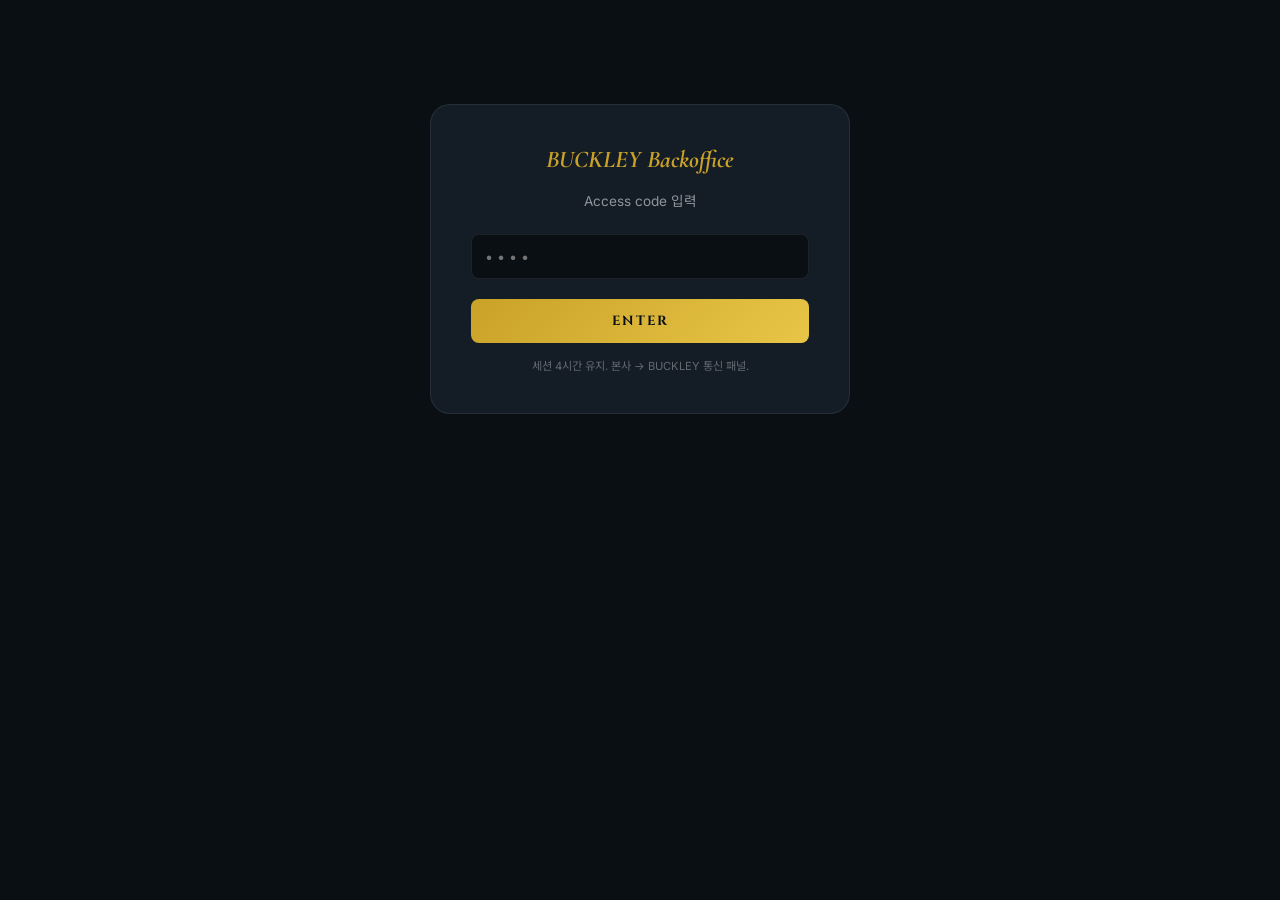
<file: backoffice/index.html>
<!DOCTYPE html>
<html lang="ko">
<head>
<meta charset="UTF-8">
<meta name="viewport" content="width=device-width,initial-scale=1">
<meta name="robots" content="noindex,nofollow">
<title>BUCKLEY · Backoffice</title>
<link rel="icon" type="image/svg+xml" href="/assets/icons/favicon.svg">
<link href="https://fonts.googleapis.com/css2?family=Cinzel:wght@500;700&family=Cormorant+Garamond:ital,wght@0,500;1,500&family=Inter:wght@400;500;700&family=Noto+Sans+KR:wght@400;500;700&display=swap" rel="stylesheet">
<style>
  * { margin:0; padding:0; box-sizing:border-box; }
  :root {
    --bg: #0a0f14;
    --bg-card: #141c26;
    --bg-elevated: #0f161d;
    --text: #f8fafc;
    --text-dim: rgba(248,250,252,.55);
    --text-muted: rgba(248,250,252,.35);
    --gold: #c9a227;
    --green: #22c55e;
    --yellow: #eab308;
    --red: #ef4444;
    --border: rgba(248,250,252,.08);
    --border-gold: rgba(201,162,39,.25);
  }
  body {
    font-family: 'Inter','Noto Sans KR',sans-serif;
    background: var(--bg);
    color: var(--text);
    min-height: 100vh;
    padding: 24px;
  }
  .wrap { max-width: 1200px; margin: 0 auto; }
  .top {
    display: flex; justify-content: space-between; align-items: center;
    padding-bottom: 20px;
    border-bottom: 1px solid var(--border);
    margin-bottom: 32px;
  }
  .brand {
    font-family: 'Cinzel', serif;
    font-weight: 700;
    color: var(--gold);
    letter-spacing: .25em;
    font-size: .95rem;
  }
  .lane {
    font-family: 'Cormorant Garamond', serif;
    font-style: italic;
    color: var(--text-dim);
    font-size: .9rem;
    margin-left: 12px;
  }
  .nav a {
    font-family: 'Cinzel', serif;
    font-size: .7rem;
    letter-spacing: .2em;
    color: var(--text-dim);
    text-decoration: none;
    margin-left: 20px;
  }
  .nav a:hover { color: var(--gold); }

  .gate {
    max-width: 420px; margin: 80px auto;
    padding: 40px;
    background: var(--bg-card);
    border: 1px solid var(--border);
    border-radius: 20px;
    text-align: center;
  }
  .gate h2 { font-family:'Cormorant Garamond',serif; font-style:italic; margin-bottom:16px; font-size:1.5rem; color:var(--gold); }
  .gate input {
    width: 100%; padding: 13px;
    background: var(--bg); border: 1px solid var(--border); border-radius: 8px;
    color: var(--text); font-family: inherit; font-size: .9rem; outline: none;
    margin: 8px 0;
  }
  .gate button {
    width: 100%; padding: 13px;
    background: linear-gradient(135deg, var(--gold), #e8c547);
    color: var(--bg); border: none; border-radius: 8px;
    font-family: 'Cinzel', serif; font-weight: 700; letter-spacing: .15em;
    cursor: pointer; margin-top: 12px;
  }
  .hidden { display: none !important; }

  .eyebrow {
    font-family:'Cinzel',serif;
    font-size:.7rem; letter-spacing:.3em;
    color:var(--gold);
    margin-bottom:8px;
  }
  h1.page-title {
    font-family:'Cormorant Garamond',serif;
    font-style: italic;
    font-size: 2.2rem;
    font-weight: 500;
    margin-bottom: 32px;
  }
  h1.page-title strong { color: var(--gold); font-weight: 700; font-style: normal; }

  .grid-stats {
    display: grid;
    grid-template-columns: repeat(auto-fit, minmax(220px, 1fr));
    gap: 14px;
    margin-bottom: 32px;
  }
  .stat-card {
    background: var(--bg-card);
    border: 1px solid var(--border);
    border-radius: 14px;
    padding: 22px;
  }
  .stat-card .label {
    font-family:'Cinzel',serif;
    font-size:.65rem; letter-spacing:.25em;
    color:var(--text-muted);
    margin-bottom:8px;
  }
  .stat-card .value {
    font-family:'Cormorant Garamond',serif;
    font-size: 2rem; font-weight: 500;
  }
  .stat-card .value em { color: var(--gold); font-style: italic; }
  .stat-card .foot { font-size: .75rem; color: var(--text-muted); margin-top: 4px; }

  .section {
    background: var(--bg-card);
    border: 1px solid var(--border);
    border-radius: 14px;
    padding: 26px;
    margin-bottom: 20px;
  }
  .section h2 {
    font-family:'Cinzel',serif;
    font-size:.78rem; letter-spacing:.3em;
    color: var(--gold);
    margin-bottom: 18px;
  }
  .row {
    display: flex; justify-content: space-between; align-items: center;
    padding: 12px 0;
    border-bottom: 1px solid var(--border);
    font-size: .88rem;
  }
  .row:last-child { border-bottom: none; }
  .pill {
    font-family:'Cinzel',serif;
    font-size: .6rem; letter-spacing: .2em;
    padding: 3px 9px;
    border-radius: 999px;
  }
  .pill.green  { background: rgba(34,197,94,.15);  color: var(--green); }
  .pill.yellow { background: rgba(234,179,8,.15);  color: var(--yellow); }
  .pill.red    { background: rgba(239,68,68,.15);  color: var(--red); }
  .pill.gold   { background: rgba(201,162,39,.15); color: var(--gold); }

  .empty {
    text-align: center;
    padding: 36px 20px;
    color: var(--text-muted);
    font-family: 'Cormorant Garamond', serif;
    font-style: italic;
    font-size: .9rem;
  }

  .notice-card {
    background: rgba(201,162,39,.04);
    border-left: 3px solid var(--gold);
    padding: 14px 18px;
    border-radius: 6px;
    margin-bottom: 10px;
  }
  .notice-card .title { font-weight: 600; margin-bottom: 4px; }
  .notice-card .meta { font-size: .72rem; color: var(--text-muted); margin-bottom: 6px; font-family: 'Cinzel', serif; letter-spacing: .12em; }
  .notice-card .content { font-size: .85rem; color: var(--text-dim); line-height: 1.6; }

  .actions {
    display: grid;
    grid-template-columns: repeat(auto-fit, minmax(180px, 1fr));
    gap: 12px;
  }
  .action-btn {
    padding: 16px;
    background: var(--bg);
    border: 1px solid var(--border);
    border-radius: 10px;
    color: var(--text);
    text-decoration: none;
    text-align: center;
    transition: all .2s;
    font-size: .85rem;
  }
  .action-btn:hover { border-color: var(--gold); transform: translateY(-2px); }
  .action-btn .icon { font-size: 1.3rem; display: block; margin-bottom: 6px; }
</style>
</head>
<body>
<div class="wrap">

  <div id="gate" class="gate">
    <h2>BUCKLEY Backoffice</h2>
    <p style="font-size:.85rem;color:var(--text-dim);margin-bottom:16px;">Access code 입력</p>
    <input type="password" id="accessCode" placeholder="• • • •" autofocus>
    <button onclick="enter()">ENTER</button>
    <p style="font-size:.7rem;color:var(--text-muted);margin-top:14px;">
      세션 4시간 유지. 본사 → BUCKLEY 통신 패널.
    </p>
  </div>

  <div id="dashboard" class="hidden">
    <div class="top">
      <div>
        <span class="brand">BUCKLEY</span>
        <span class="lane">Backoffice · HQ Channel</span>
      </div>
      <div class="nav">
        <a href="/">SITE</a>
        <a href="https://dtslib1979.github.io/dtslib-branch/" target="_blank">HQ</a>
        <a href="#" onclick="logout();return false;">LOGOUT</a>
      </div>
    </div>

    <div class="eyebrow">CELL · buckley</div>
    <h1 class="page-title">HQ <strong>directives</strong> & <em>reports</em>.</h1>

    <div class="grid-stats">
      <div class="stat-card">
        <div class="label">CELL STATUS</div>
        <div class="value" id="statCellStatus"><em>—</em></div>
        <div class="foot">.hq/manifest.json</div>
      </div>
      <div class="stat-card">
        <div class="label">LAST REPORT</div>
        <div class="value" id="statLastReport"><em>—</em></div>
        <div class="foot">매 격일 자동 보고</div>
      </div>
      <div class="stat-card">
        <div class="label">UNREAD NOTICES</div>
        <div class="value" id="statUnread"><em>0</em></div>
        <div class="foot">HQ 공지</div>
      </div>
      <div class="stat-card">
        <div class="label">PROTOCOL</div>
        <div class="value" id="statProtocol"><em>v3.0</em></div>
        <div class="foot">HQ 표준</div>
      </div>
    </div>

    <div class="section">
      <h2>📨 INBOX · HQ → BUCKLEY</h2>
      <div id="noticeList"><div class="empty">HQ 공지 로딩 중…</div></div>
    </div>

    <div class="section">
      <h2>📤 OUTBOX · BUCKLEY → HQ</h2>
      <div class="row">
        <div>최근 보고 (cell-report)</div>
        <div id="lastReportTime" style="font-family:'Cinzel',serif;font-size:.7rem;letter-spacing:.15em;color:var(--text-muted);">—</div>
      </div>
      <div class="row">
        <div>다음 정기 보고 예상</div>
        <div id="nextReport" style="font-family:'Cinzel',serif;font-size:.7rem;letter-spacing:.15em;color:var(--gold);">격일 09:00 KST</div>
      </div>
      <div class="row">
        <div>수동 보고 트리거</div>
        <div>
          <a href="https://github.com/dtslib1979/dtslib1979/buckleychang.com/actions/workflows/hq-upstream.yml" target="_blank"
             style="font-family:'Cinzel',serif;font-size:.65rem;letter-spacing:.2em;color:var(--gold);text-decoration:none;">
            GitHub Actions →
          </a>
        </div>
      </div>
    </div>

    <div class="section">
      <h2>⚡ QUICK ACTIONS</h2>
      <div class="actions">
        <a href="/" class="action-btn"><span class="icon">🌐</span>공개 사이트</a>
        <a href="https://github.com/dtslib1979/dtslib1979/buckleychang.com" target="_blank" class="action-btn"><span class="icon">📦</span>레포지토리</a>
        <a href="https://github.com/dtslib1979/dtslib1979/buckleychang.com/commits/main" target="_blank" class="action-btn"><span class="icon">📜</span>커밋 이력</a>
        <a href="https://github.com/dtslib1979/dtslib1979/buckleychang.com/actions" target="_blank" class="action-btn"><span class="icon">⚙️</span>워크플로우</a>
        <a href="https://dtslib1979.github.io/dtslib-branch/dimas/" target="_blank" class="action-btn"><span class="icon">🛡</span>본사 관제</a>
      </div>
    </div>

    <div class="section">
      <h2>🔗 SUBSCRIPTIONS · 구독 피드</h2>
      <div id="subsList"><div class="empty">로딩 중…</div></div>
    </div>

    <div class="section">
      <h2>📋 MANIFEST</h2>
      <pre id="manifestDump" style="font-family:'Courier New',monospace;font-size:.78rem;color:var(--text-dim);background:var(--bg);padding:14px;border-radius:8px;overflow-x:auto;line-height:1.5;">로딩 중…</pre>
    </div>

  </div>
</div>

<script>
  const LS_KEY = 'bo_buckley';
  const HQ_NOTICES_URL = 'https://dtslib1979.github.io/dtslib-branch/hq/notices/notices.json';
  const HQ_CATALOG_URL = 'https://dtslib1979.github.io/dtslib-branch/hq/catalog.json';
  const CELL_ID = 'buckley';

  function enter() {
    const code = document.getElementById('accessCode').value.trim();
    if (code !== '1126' && code !== CELL_ID) {
      alert('access code invalid.');
      return;
    }
    sessionStorage.setItem(LS_KEY, JSON.stringify({ ts: Date.now() }));
    show();
  }
  function logout() { sessionStorage.removeItem(LS_KEY); location.reload(); }

  async function loadManifest() {
    try {
      const r = await fetch('/.hq/manifest.json', { cache: 'no-store' });
      if (!r.ok) throw 0;
      const m = await r.json();
      document.getElementById('manifestDump').textContent = JSON.stringify(m, null, 2);
      document.getElementById('statCellStatus').innerHTML = '<em>● online</em>';
      document.getElementById('statProtocol').innerHTML = `<em>v${m.hqProtocolVersion || '?'}</em>`;
      if (m.lastReceived) {
        document.getElementById('statLastReport').innerHTML = `<em>${formatRelative(m.lastReceived)}</em>`;
        document.getElementById('lastReportTime').textContent = m.lastReceived;
      } else if (m.syncedAt) {
        document.getElementById('statLastReport').innerHTML = `<em>${formatRelative(m.syncedAt)}</em>`;
        document.getElementById('lastReportTime').textContent = m.syncedAt;
      }
    } catch (e) {
      document.getElementById('manifestDump').textContent = '.hq/manifest.json 없음 — 본사 부트스트랩 대기';
      document.getElementById('statCellStatus').innerHTML = '<em style="color:var(--yellow);">○ pending</em>';
    }
  }

  async function loadNotices() {
    try {
      const r = await fetch(HQ_NOTICES_URL, { cache: 'no-store' });
      const data = await r.json();
      const all = Array.isArray(data) ? data : (data.notices || []);
      const mine = all.filter(n =>
        !n.branches || n.branches.includes(CELL_ID) || n.branches.includes('*')
      );
      const dismissed = JSON.parse(localStorage.getItem('dismissed_notices_' + CELL_ID) || '[]');
      const active = mine.filter(n => !dismissed.includes(n.id));
      document.getElementById('statUnread').innerHTML = `<em>${active.length}</em>`;

      const list = document.getElementById('noticeList');
      if (mine.length === 0) {
        list.innerHTML = '<div class="empty">HQ 공지 없음. 평온함은 좋은 신호.</div>';
        return;
      }
      list.innerHTML = mine.slice(-10).reverse().map(n => `
        <div class="notice-card">
          <div class="meta">${(n.type || 'info').toUpperCase()} · ${n.createdAt || ''}</div>
          <div class="title">${n.title || ''}</div>
          <div class="content">${n.content || ''}</div>
        </div>
      `).join('');
    } catch (e) {
      document.getElementById('noticeList').innerHTML =
        '<div class="empty">HQ notices 로드 실패 — 네트워크 확인</div>';
    }
  }

  async function loadSubs() {
    try {
      const branchJson = await fetch('/branch.json').then(r => r.json());
      const subs = branchJson.subscriptions || [];
      const list = document.getElementById('subsList');
      if (subs.length === 0) {
        list.innerHTML = '<div class="empty">구독 피드 없음</div>';
        return;
      }
      list.innerHTML = subs.map(s => `
        <div class="row">
          <div>
            <span class="pill gold">${(s.publisher || '').toUpperCase()}</span>
            <strong style="margin-left:10px;">${s.feedId}</strong>
          </div>
          <div style="font-size:.75rem;color:var(--text-muted);">
            ${s.autoSync ? 'auto-sync' : 'manual'}
          </div>
        </div>
      `).join('');
    } catch (e) {
      document.getElementById('subsList').innerHTML =
        '<div class="empty">branch.json 없음</div>';
    }
  }

  function formatRelative(iso) {
    try {
      const d = new Date(iso);
      const diff = (Date.now() - d.getTime()) / 1000;
      if (diff < 3600) return Math.floor(diff/60) + '분 전';
      if (diff < 86400) return Math.floor(diff/3600) + '시간 전';
      return Math.floor(diff/86400) + '일 전';
    } catch (e) { return iso; }
  }

  function show() {
    document.getElementById('gate').classList.add('hidden');
    document.getElementById('dashboard').classList.remove('hidden');
    loadManifest();
    loadNotices();
    loadSubs();
  }

  (function resume() {
    const raw = sessionStorage.getItem(LS_KEY);
    if (!raw) return;
    try {
      const { ts } = JSON.parse(raw);
      if (Date.now() - ts > 4 * 3600 * 1000) { sessionStorage.removeItem(LS_KEY); return; }
      show();
    } catch (e) {}
  })();
</script>
</body>
</html>
</file>
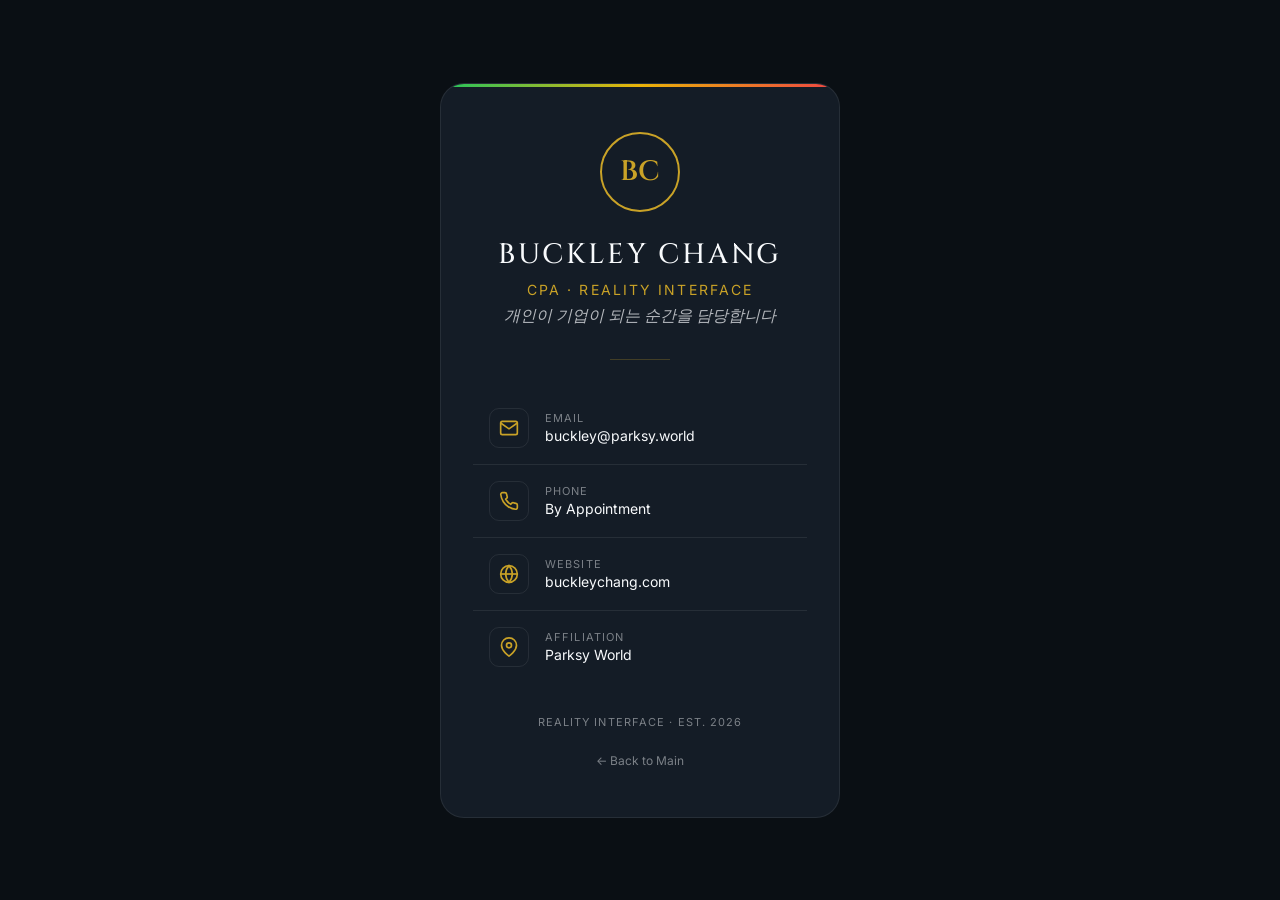
<file: card/index.html>
<!doctype html>
<html lang="ko">
<head>
  <meta charset="utf-8" />
  <meta name="viewport" content="width=device-width,initial-scale=1,viewport-fit=cover" />
  <meta name="theme-color" content="#0a0f14" />
  <title>Contact | Buckley Chang, CPA</title>
  <meta name="description" content="Buckley Chang, CPA - Reality Interface for the AI Economy. Contact information." />

  <!-- Open Graph / 카카오톡 미리보기 -->
  <meta property="og:type" content="website" />
  <meta property="og:site_name" content="Buckley Chang, CPA" />
  <meta property="og:title" content="BUCKLEY CHANG | Contact" />
  <meta property="og:description" content="Reality Interface for the AI Economy | CPA · Parksy World" />
  <meta property="og:url" content="https://dtslib1979.github.io/buckleychang.com/card/" />
  <meta property="og:image" content="https://dtslib1979.github.io/buckleychang.com/BC.jpg" />
  <meta property="og:image:type" content="image/jpeg" />
  <meta property="og:image:width" content="1824" />
  <meta property="og:image:height" content="2336" />
  <meta property="og:locale" content="ko_KR" />

  <!-- Twitter Card -->
  <meta name="twitter:card" content="summary_large_image" />
  <meta name="twitter:title" content="BUCKLEY CHANG | Contact" />
  <meta name="twitter:description" content="Reality Interface for the AI Economy | CPA · Parksy World" />
  <meta name="twitter:image" content="https://dtslib1979.github.io/buckleychang.com/BC.jpg" />

  <link rel="canonical" href="https://buckleychang.com/card/" />

  <link rel="preconnect" href="https://fonts.googleapis.com">
  <link rel="preconnect" href="https://fonts.gstatic.com" crossorigin>
  <link href="https://fonts.googleapis.com/css2?family=Inter:wght@300;400;500;600&family=Cinzel:wght@400;500;600&family=Cormorant+Garamond:ital,wght@0,500;1,500&family=Noto+Sans+KR:wght@300;400;500&display=swap" rel="stylesheet">

  <link rel="icon" href="../assets/icons/favicon.svg" />

  <style>
    :root {
      --bg: #0a0f14;
      --bg-card: #141c26;
      --gold: #c9a227;
      --gold-light: #e8c547;
      --text: #f8fafc;
      --text-secondary: rgba(248,250,252,.7);
      --text-muted: rgba(248,250,252,.45);
      --border: rgba(248,250,252,.08);
      --border-gold: rgba(201,162,39,.25);
      --green: #22c55e;
      --yellow: #eab308;
      --red: #ef4444;
    }

    * { box-sizing: border-box; margin: 0; padding: 0; }
    html, body { height: 100%; }

    body {
      font-family: 'Inter', 'Noto Sans KR', sans-serif;
      background: var(--bg);
      color: var(--text);
      display: flex;
      align-items: center;
      justify-content: center;
      padding: 24px;
      -webkit-font-smoothing: antialiased;
    }

    .card {
      width: 100%;
      max-width: 400px;
      background: var(--bg-card);
      border: 1px solid var(--border);
      border-radius: 24px;
      padding: 48px 32px;
      text-align: center;
      position: relative;
      overflow: hidden;
    }

    .card::before {
      content: '';
      position: absolute;
      top: 0; left: 0; right: 0;
      height: 3px;
      background: linear-gradient(90deg, var(--green), var(--yellow), var(--red));
    }

    .logo {
      width: 80px;
      height: 80px;
      margin: 0 auto 24px;
      border: 2px solid var(--gold);
      border-radius: 50%;
      display: flex;
      align-items: center;
      justify-content: center;
      font-family: 'Cinzel', serif;
      font-size: 28px;
      font-weight: 600;
      color: var(--gold);
    }

    .name {
      font-family: 'Cinzel', serif;
      font-size: 28px;
      font-weight: 500;
      letter-spacing: 0.1em;
      margin-bottom: 8px;
    }

    .title {
      font-size: 14px;
      color: var(--gold);
      letter-spacing: 0.15em;
      text-transform: uppercase;
      margin-bottom: 8px;
    }

    .tagline {
      font-family: 'Cormorant Garamond', serif;
      font-size: 16px;
      font-style: italic;
      color: var(--text-secondary);
      margin-bottom: 32px;
    }

    .divider {
      width: 60px;
      height: 1px;
      background: var(--border-gold);
      margin: 0 auto 32px;
    }

    .contact-list {
      list-style: none;
      text-align: left;
    }

    .contact-item {
      display: flex;
      align-items: center;
      gap: 16px;
      padding: 16px;
      border-bottom: 1px solid var(--border);
      transition: background 0.2s;
    }

    .contact-item:last-child {
      border-bottom: none;
    }

    .contact-item:hover {
      background: rgba(201,162,39,.05);
    }

    .contact-item a {
      color: inherit;
      text-decoration: none;
      display: flex;
      align-items: center;
      gap: 16px;
      width: 100%;
    }

    .contact-icon {
      width: 40px;
      height: 40px;
      border: 1px solid var(--border);
      border-radius: 10px;
      display: flex;
      align-items: center;
      justify-content: center;
      flex-shrink: 0;
    }

    .contact-icon svg {
      width: 20px;
      height: 20px;
      stroke: var(--gold);
      fill: none;
      stroke-width: 2;
    }

    .contact-info .label {
      font-size: 11px;
      color: var(--text-muted);
      letter-spacing: 0.1em;
      text-transform: uppercase;
      margin-bottom: 2px;
    }

    .contact-info .value {
      font-size: 14px;
      color: var(--text);
    }

    .footer-note {
      margin-top: 32px;
      font-size: 11px;
      color: var(--text-muted);
      letter-spacing: 0.1em;
    }

    .back-link {
      display: inline-block;
      margin-top: 24px;
      font-size: 12px;
      color: var(--text-muted);
      text-decoration: none;
      transition: color 0.2s;
    }

    .back-link:hover {
      color: var(--gold);
    }
  </style>
</head>
<body>
  <div class="card">
    <div class="logo">BC</div>
    <h1 class="name">BUCKLEY CHANG</h1>
    <p class="title">CPA · Reality Interface</p>
    <p class="tagline">개인이 기업이 되는 순간을 담당합니다</p>

    <div class="divider"></div>

    <ul class="contact-list">
      <li class="contact-item">
        <a href="mailto:buckley@parksy.world">
          <div class="contact-icon">
            <svg viewBox="0 0 24 24"><path d="M4 4h16c1.1 0 2 .9 2 2v12c0 1.1-.9 2-2 2H4c-1.1 0-2-.9-2-2V6c0-1.1.9-2 2-2z"/><polyline points="22,6 12,13 2,6"/></svg>
          </div>
          <div class="contact-info">
            <p class="label">Email</p>
            <p class="value">buckley@parksy.world</p>
          </div>
        </a>
      </li>

      <li class="contact-item">
        <a href="tel:+82-10-0000-0000">
          <div class="contact-icon">
            <svg viewBox="0 0 24 24"><path d="M22 16.92v3a2 2 0 0 1-2.18 2 19.79 19.79 0 0 1-8.63-3.07 19.5 19.5 0 0 1-6-6 19.79 19.79 0 0 1-3.07-8.67A2 2 0 0 1 4.11 2h3a2 2 0 0 1 2 1.72 12.84 12.84 0 0 0 .7 2.81 2 2 0 0 1-.45 2.11L8.09 9.91a16 16 0 0 0 6 6l1.27-1.27a2 2 0 0 1 2.11-.45 12.84 12.84 0 0 0 2.81.7A2 2 0 0 1 22 16.92z"/></svg>
          </div>
          <div class="contact-info">
            <p class="label">Phone</p>
            <p class="value">By Appointment</p>
          </div>
        </a>
      </li>

      <li class="contact-item">
        <a href="https://buckleychang.com" target="_blank">
          <div class="contact-icon">
            <svg viewBox="0 0 24 24"><circle cx="12" cy="12" r="10"/><line x1="2" y1="12" x2="22" y2="12"/><path d="M12 2a15.3 15.3 0 0 1 4 10 15.3 15.3 0 0 1-4 10 15.3 15.3 0 0 1-4-10 15.3 15.3 0 0 1 4-10z"/></svg>
          </div>
          <div class="contact-info">
            <p class="label">Website</p>
            <p class="value">buckleychang.com</p>
          </div>
        </a>
      </li>

      <li class="contact-item">
        <div class="contact-icon">
          <svg viewBox="0 0 24 24"><path d="M21 10c0 7-9 13-9 13s-9-6-9-13a9 9 0 0 1 18 0z"/><circle cx="12" cy="10" r="3"/></svg>
        </div>
        <div class="contact-info">
          <p class="label">Affiliation</p>
          <p class="value">Parksy World</p>
        </div>
      </li>
    </ul>

    <p class="footer-note">REALITY INTERFACE · EST. 2026</p>

    <a href="../" class="back-link">&larr; Back to Main</a>
  </div>
</body>
</html>
</file>
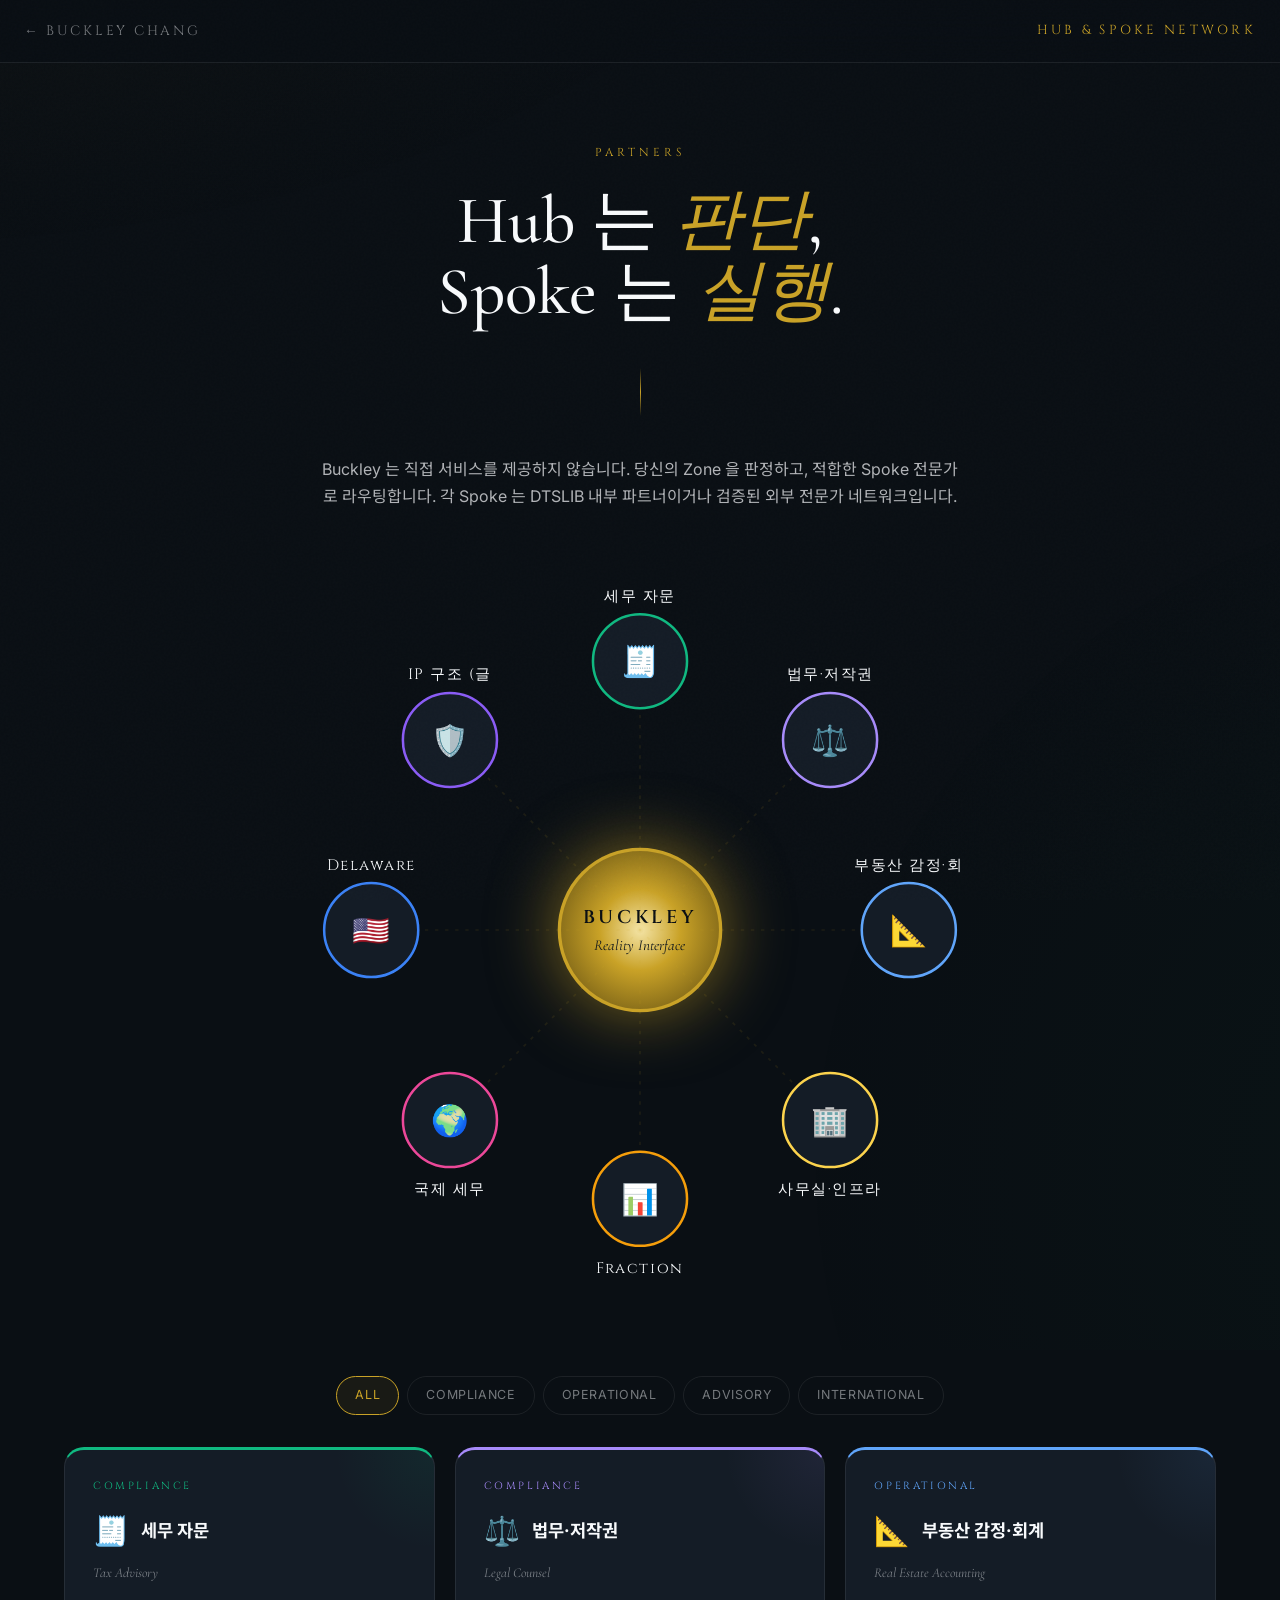
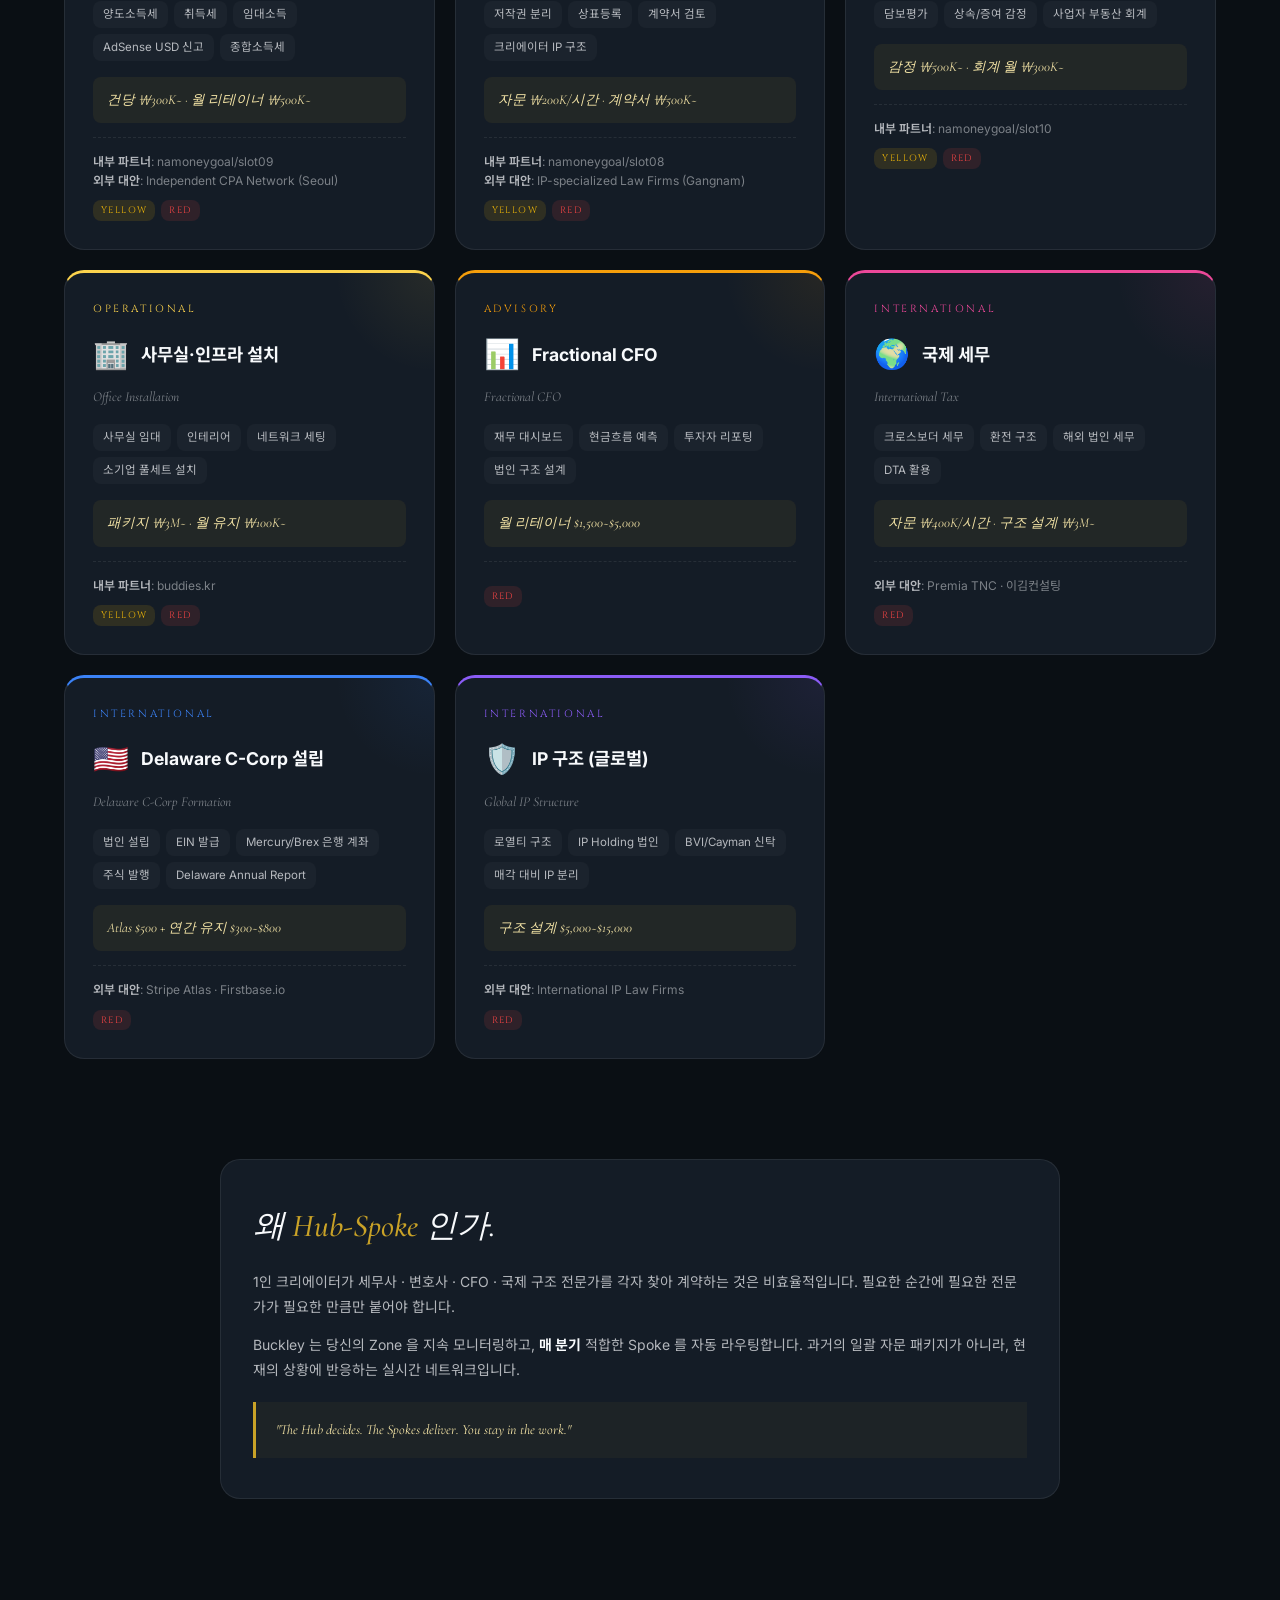
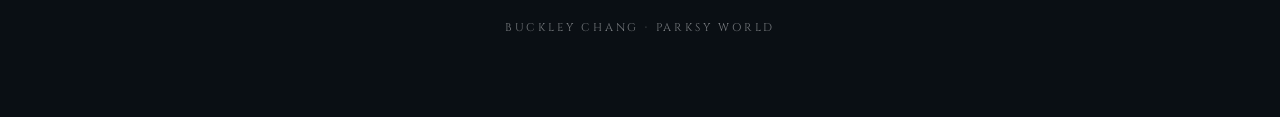
<file: partners/index.html>
<!DOCTYPE html>
<html lang="ko">
<head>
<meta charset="UTF-8">
<meta name="viewport" content="width=device-width,initial-scale=1">
<title>Partners · Buckley Chang</title>
<meta name="description" content="Hub-and-Spoke Network · Buckley 를 중심으로 연결된 전문가 생태계">
<meta name="theme-color" content="#0a0f14">
<link rel="icon" type="image/svg+xml" href="/assets/icons/favicon.svg">
<link rel="stylesheet" href="/assets/css/tokens.css">
<link rel="stylesheet" href="/assets/css/base.css">
<link href="https://fonts.googleapis.com/css2?family=Cinzel:wght@500;600;700&family=Cormorant+Garamond:ital,wght@0,500;0,600;1,500&family=Inter:wght@400;500;600;700&family=Noto+Sans+KR:wght@400;500;700&display=swap" rel="stylesheet">
<style>
  body { font-family: 'Inter','Noto Sans KR',sans-serif; background: var(--bg); color: var(--text); min-height: 100vh; }

  .head { position: sticky; top: 0; z-index: 10; padding: 20px 24px; background: rgba(10,15,20,.85); backdrop-filter: blur(18px); border-bottom: 1px solid var(--border); display: flex; justify-content: space-between; align-items: center; }
  .head a { font-family: 'Cinzel',serif; font-size:.85rem; letter-spacing:.2em; color: var(--text-muted); text-decoration: none; }
  .head a:hover { color: var(--gold); }
  .head .title { font-family:'Cinzel',serif; font-size:.82rem; letter-spacing:.25em; color: var(--gold); }

  .hero { padding: 80px 24px 60px; text-align: center; max-width: 840px; margin: 0 auto; }
  .eyebrow { font-family:'Cinzel',serif; font-size:.72rem; letter-spacing:.35em; color: var(--gold); margin-bottom: 24px; }
  .hero h1 { font-family:'Cormorant Garamond',serif; font-size: clamp(2.4rem, 6vw, 4.2rem); font-weight: 500; line-height: 1.05; margin-bottom: 20px; }
  .hero h1 em { font-style: italic; color: var(--gold); }
  .hero .sub { font-size: 1rem; color: var(--text-secondary); line-height: 1.7; max-width: 640px; margin: 0 auto; }
  .divider { width: 1px; height: 48px; background: linear-gradient(to bottom, transparent, var(--gold), transparent); margin: 40px auto; }

  /* Hub-Spoke visualization */
  .hub-viz {
    position: relative;
    max-width: 720px;
    margin: 0 auto 80px;
    padding: 0 24px;
    aspect-ratio: 1;
  }
  .hub-svg { width: 100%; height: 100%; }
  .hub-center {
    fill: url(#hubGrad);
    stroke: var(--gold);
    stroke-width: 2;
    filter: drop-shadow(0 0 20px rgba(201,162,39,.6));
  }
  .spoke-line {
    stroke: var(--border-gold);
    stroke-width: 1;
    stroke-dasharray: 2 4;
    opacity: .4;
  }
  .spoke-node {
    fill: var(--bg-card);
    stroke: var(--cat-color, var(--gold));
    stroke-width: 1.5;
    cursor: pointer;
    transition: all .3s;
  }
  .spoke-node:hover {
    fill: var(--cat-color, var(--gold));
    r: 34;
  }
  .spoke-label {
    font-family: 'Cinzel', serif;
    font-size: 9px;
    letter-spacing: .1em;
    fill: var(--text);
    text-anchor: middle;
  }
  .spoke-emoji {
    font-size: 18px;
    text-anchor: middle;
    dominant-baseline: central;
  }
  .hub-text {
    font-family: 'Cinzel', serif;
    font-size: 11px;
    letter-spacing: .2em;
    fill: var(--bg);
    font-weight: 600;
    text-anchor: middle;
  }
  .hub-role {
    font-family: 'Cormorant Garamond', serif;
    font-style: italic;
    font-size: 9px;
    fill: var(--bg-elevated);
    text-anchor: middle;
  }

  /* Category filter */
  .cat-filter {
    max-width: 920px; margin: 0 auto 32px;
    padding: 0 24px;
    display: flex; gap: 8px; flex-wrap: wrap; justify-content: center;
  }
  .cat-btn {
    padding: 8px 18px;
    background: transparent;
    border: 1px solid var(--border);
    border-radius: var(--radius-full);
    color: var(--text-muted);
    font-family: inherit;
    font-size: .78rem;
    letter-spacing: .05em;
    cursor: pointer;
    transition: all .2s;
  }
  .cat-btn.active {
    background: var(--gold-dim);
    border-color: var(--gold);
    color: var(--gold);
  }

  /* Spoke grid */
  .spoke-list {
    max-width: 1200px; margin: 0 auto 100px;
    padding: 0 24px;
    display: grid;
    grid-template-columns: repeat(auto-fill, minmax(300px, 1fr));
    gap: 20px;
  }
  .spoke-card {
    background: var(--bg-card);
    border: 1px solid var(--border);
    border-top: 3px solid var(--cat-color);
    border-radius: var(--radius-lg);
    padding: 28px;
    transition: all .25s;
    position: relative;
    overflow: hidden;
  }
  .spoke-card::before {
    content: '';
    position: absolute; top: 0; right: 0;
    width: 100px; height: 100px;
    background: radial-gradient(circle at top right, var(--cat-color), transparent 70%);
    opacity: .08;
    pointer-events: none;
  }
  .spoke-card:hover {
    border-color: var(--gold);
    transform: translateY(-4px);
    box-shadow: var(--shadow-lg);
  }
  .spoke-card .cat {
    font-family: 'Cinzel',serif;
    font-size: .65rem; letter-spacing: .25em;
    color: var(--cat-color);
    margin-bottom: 12px;
  }
  .spoke-card .icon-row {
    display: flex; align-items: center; gap: 12px; margin-bottom: 8px;
  }
  .spoke-card .icon-row .emoji { font-size: 1.8rem; }
  .spoke-card h3 { font-size: 1.1rem; font-weight: 700; color: var(--text); }
  .spoke-card .name-en {
    font-family: 'Cormorant Garamond',serif;
    font-style: italic;
    font-size: .85rem;
    color: var(--text-muted);
    margin-bottom: 16px;
  }
  .spoke-card .scope-list {
    list-style: none; padding: 0; margin-bottom: 16px;
    display: flex; flex-wrap: wrap; gap: 6px;
  }
  .spoke-card .scope-list li {
    font-size: .72rem;
    padding: 4px 10px;
    background: rgba(255,255,255,0.03);
    border-radius: var(--radius-sm);
    color: var(--text-secondary);
  }
  .spoke-card .fee {
    font-family: 'Cormorant Garamond',serif;
    font-style: italic;
    font-size: .85rem;
    color: var(--gold-pale);
    padding: 12px 14px;
    background: var(--gold-dim);
    border-radius: var(--radius-sm);
    margin-bottom: 14px;
  }
  .spoke-card .meta {
    padding-top: 14px;
    border-top: 1px dashed var(--border);
    font-size: .75rem;
    color: var(--text-muted);
    line-height: 1.6;
  }
  .spoke-card .meta strong { color: var(--text-secondary); font-weight: 600; }
  .spoke-card .zone-tags {
    display: flex; gap: 6px; margin-top: 10px;
  }
  .zone-tag {
    font-family: 'Cinzel',serif;
    font-size: .58rem; letter-spacing: .15em;
    padding: 3px 8px;
    border-radius: var(--radius-sm);
  }
  .zone-tag.yellow { background: rgba(234,179,8,.12); color: var(--yellow); }
  .zone-tag.red    { background: rgba(239,68,68,.12); color: var(--red); }

  /* Explanation block */
  .explain {
    max-width: 840px; margin: 0 auto 80px;
    padding: 40px 32px;
    background: var(--bg-card);
    border: 1px solid var(--border);
    border-radius: var(--radius-lg);
  }
  .explain h2 {
    font-family: 'Cormorant Garamond',serif;
    font-style: italic;
    font-size: 2rem;
    font-weight: 500;
    margin-bottom: 16px;
  }
  .explain h2 em { color: var(--gold); }
  .explain p {
    color: var(--text-secondary);
    line-height: 1.8;
    margin-bottom: 12px;
  }
  .explain .rule {
    margin-top: 20px;
    padding: 16px 20px;
    background: rgba(201,162,39,.05);
    border-left: 3px solid var(--gold);
    font-family: 'Cormorant Garamond',serif;
    font-style: italic;
    color: var(--gold-pale);
    line-height: 1.7;
  }

  footer {
    max-width: 720px;
    margin: 0 auto;
    padding: 40px 24px 80px;
    text-align: center;
    font-family: 'Cinzel',serif;
    font-size: .7rem; letter-spacing: .25em;
    color: var(--text-muted);
  }
</style>
</head>
<body>

<header class="head">
  <a href="/">← BUCKLEY CHANG</a>
  <span class="title">HUB & SPOKE NETWORK</span>
</header>

<section class="hero">
  <div class="eyebrow">PARTNERS</div>
  <h1>Hub 는 <em>판단</em>,<br>Spoke 는 <em>실행</em>.</h1>
  <div class="divider"></div>
  <p class="sub">
    Buckley 는 직접 서비스를 제공하지 않습니다. 당신의 Zone 을 판정하고, 적합한 Spoke 전문가로 라우팅합니다.
    각 Spoke 는 DTSLIB 내부 파트너이거나 검증된 외부 전문가 네트워크입니다.
  </p>
</section>

<!-- Hub-Spoke SVG Visualization -->
<div class="hub-viz">
  <svg viewBox="0 0 400 400" class="hub-svg" preserveAspectRatio="xMidYMid meet">
    <defs>
      <radialGradient id="hubGrad">
        <stop offset="0%"  stop-color="#f4e4a6"/>
        <stop offset="50%" stop-color="#c9a227"/>
        <stop offset="100%" stop-color="#8a6f1a"/>
      </radialGradient>
    </defs>
    <!-- Center Hub -->
    <circle cx="200" cy="200" r="48" class="hub-center"/>
    <text x="200" y="196" class="hub-text">BUCKLEY</text>
    <text x="200" y="212" class="hub-role">Reality Interface</text>
    <!-- Spokes & lines will be populated by JS -->
    <g id="spokeLayer"></g>
  </svg>
</div>

<div class="cat-filter" id="catFilter">
  <button class="cat-btn active" data-cat="all">ALL</button>
</div>

<section class="spoke-list" id="spokeList"></section>

<section class="explain">
  <h2>왜 <em>Hub-Spoke</em> 인가.</h2>
  <p>
    1인 크리에이터가 세무사 · 변호사 · CFO · 국제 구조 전문가를 각자 찾아 계약하는 것은 비효율적입니다.
    필요한 순간에 필요한 전문가가 필요한 만큼만 붙어야 합니다.
  </p>
  <p>
    Buckley 는 당신의 Zone 을 지속 모니터링하고, <strong style="color:var(--text);">매 분기</strong>
    적합한 Spoke 를 자동 라우팅합니다. 과거의 일괄 자문 패키지가 아니라, 현재의 상황에 반응하는 실시간 네트워크입니다.
  </p>
  <div class="rule">
    "The Hub decides. The Spokes deliver. You stay in the work."
  </div>
</section>

<footer>BUCKLEY CHANG · PARKSY WORLD</footer>

<script type="module">
  import { getZoneData } from '/assets/js/zone-checker.js';

  const catFilter = document.getElementById('catFilter');
  const spokeList = document.getElementById('spokeList');
  const spokeLayer = document.getElementById('spokeLayer');

  let activeCat = 'all';
  let SPOKES_DATA = null;

  async function init() {
    const { spokes } = await getZoneData();
    SPOKES_DATA = spokes;

    // Category filter buttons
    Object.entries(spokes.categories).forEach(([cat, cfg]) => {
      const btn = document.createElement('button');
      btn.className = 'cat-btn';
      btn.dataset.cat = cat;
      btn.style.setProperty('--cat-color', cfg.color);
      btn.textContent = cat.toUpperCase();
      catFilter.appendChild(btn);
    });
    catFilter.addEventListener('click', (e) => {
      if (!e.target.dataset.cat) return;
      activeCat = e.target.dataset.cat;
      catFilter.querySelectorAll('.cat-btn').forEach(b => b.classList.toggle('active', b.dataset.cat === activeCat));
      render();
    });

    // Draw SVG spokes
    const n = spokes.spokes.length;
    const R = 160;
    spokes.spokes.forEach((s, i) => {
      const angle = (i / n) * Math.PI * 2 - Math.PI / 2;
      const x = 200 + R * Math.cos(angle);
      const y = 200 + R * Math.sin(angle);

      const line = document.createElementNS('http://www.w3.org/2000/svg', 'line');
      line.setAttribute('x1', 200); line.setAttribute('y1', 200);
      line.setAttribute('x2', x); line.setAttribute('y2', y);
      line.setAttribute('class', 'spoke-line');
      spokeLayer.appendChild(line);

      const node = document.createElementNS('http://www.w3.org/2000/svg', 'circle');
      node.setAttribute('cx', x); node.setAttribute('cy', y); node.setAttribute('r', 28);
      node.setAttribute('class', 'spoke-node');
      node.style.setProperty('--cat-color', s.color);
      node.addEventListener('click', () => {
        document.getElementById(s.id)?.scrollIntoView({ behavior: 'smooth', block: 'center' });
      });
      spokeLayer.appendChild(node);

      const emoji = document.createElementNS('http://www.w3.org/2000/svg', 'text');
      emoji.setAttribute('x', x); emoji.setAttribute('y', y);
      emoji.setAttribute('class', 'spoke-emoji');
      emoji.textContent = s.icon;
      spokeLayer.appendChild(emoji);

      // Label below
      const labelY = y + (angle > 0 && angle < Math.PI ? 44 : -36);
      const label = document.createElementNS('http://www.w3.org/2000/svg', 'text');
      label.setAttribute('x', x); label.setAttribute('y', labelY);
      label.setAttribute('class', 'spoke-label');
      label.textContent = s.name.length > 8 ? s.name.slice(0, 8) : s.name;
      spokeLayer.appendChild(label);
    });

    render();

    // Deep link
    if (location.hash) {
      setTimeout(() => {
        document.getElementById(location.hash.slice(1))?.scrollIntoView({ behavior: 'smooth' });
      }, 300);
    }
  }

  function render() {
    const list = activeCat === 'all'
      ? SPOKES_DATA.spokes
      : SPOKES_DATA.spokes.filter(s => s.category === activeCat);

    spokeList.innerHTML = list.map(s => {
      const zoneTags = (s.zone_trigger || []).map(z => `<span class="zone-tag ${z}">${z.toUpperCase()}</span>`).join('');
      const internal = s.internal_partner && s.internal_partner !== '—' && !s.internal_partner.includes('direct')
        ? `<div><strong>내부 파트너</strong>: ${s.internal_partner}</div>`
        : '';
      const external = s.external_fallback && s.external_fallback !== '—'
        ? `<div><strong>외부 대안</strong>: ${s.external_fallback}</div>`
        : '';
      return `
        <article id="${s.id}" class="spoke-card" style="--cat-color: ${s.color};">
          <div class="cat">${s.category.toUpperCase()}</div>
          <div class="icon-row">
            <span class="emoji">${s.icon}</span>
            <h3>${s.name}</h3>
          </div>
          <div class="name-en">${s.name_en}</div>
          <ul class="scope-list">
            ${s.scope.map(x => `<li>${x}</li>`).join('')}
          </ul>
          <div class="fee">${s.typical_fee}</div>
          <div class="meta">
            ${internal}
            ${external}
            <div class="zone-tags">${zoneTags}</div>
          </div>
        </article>
      `;
    }).join('');
  }

  init();
</script>

</body>
</html>
</file>
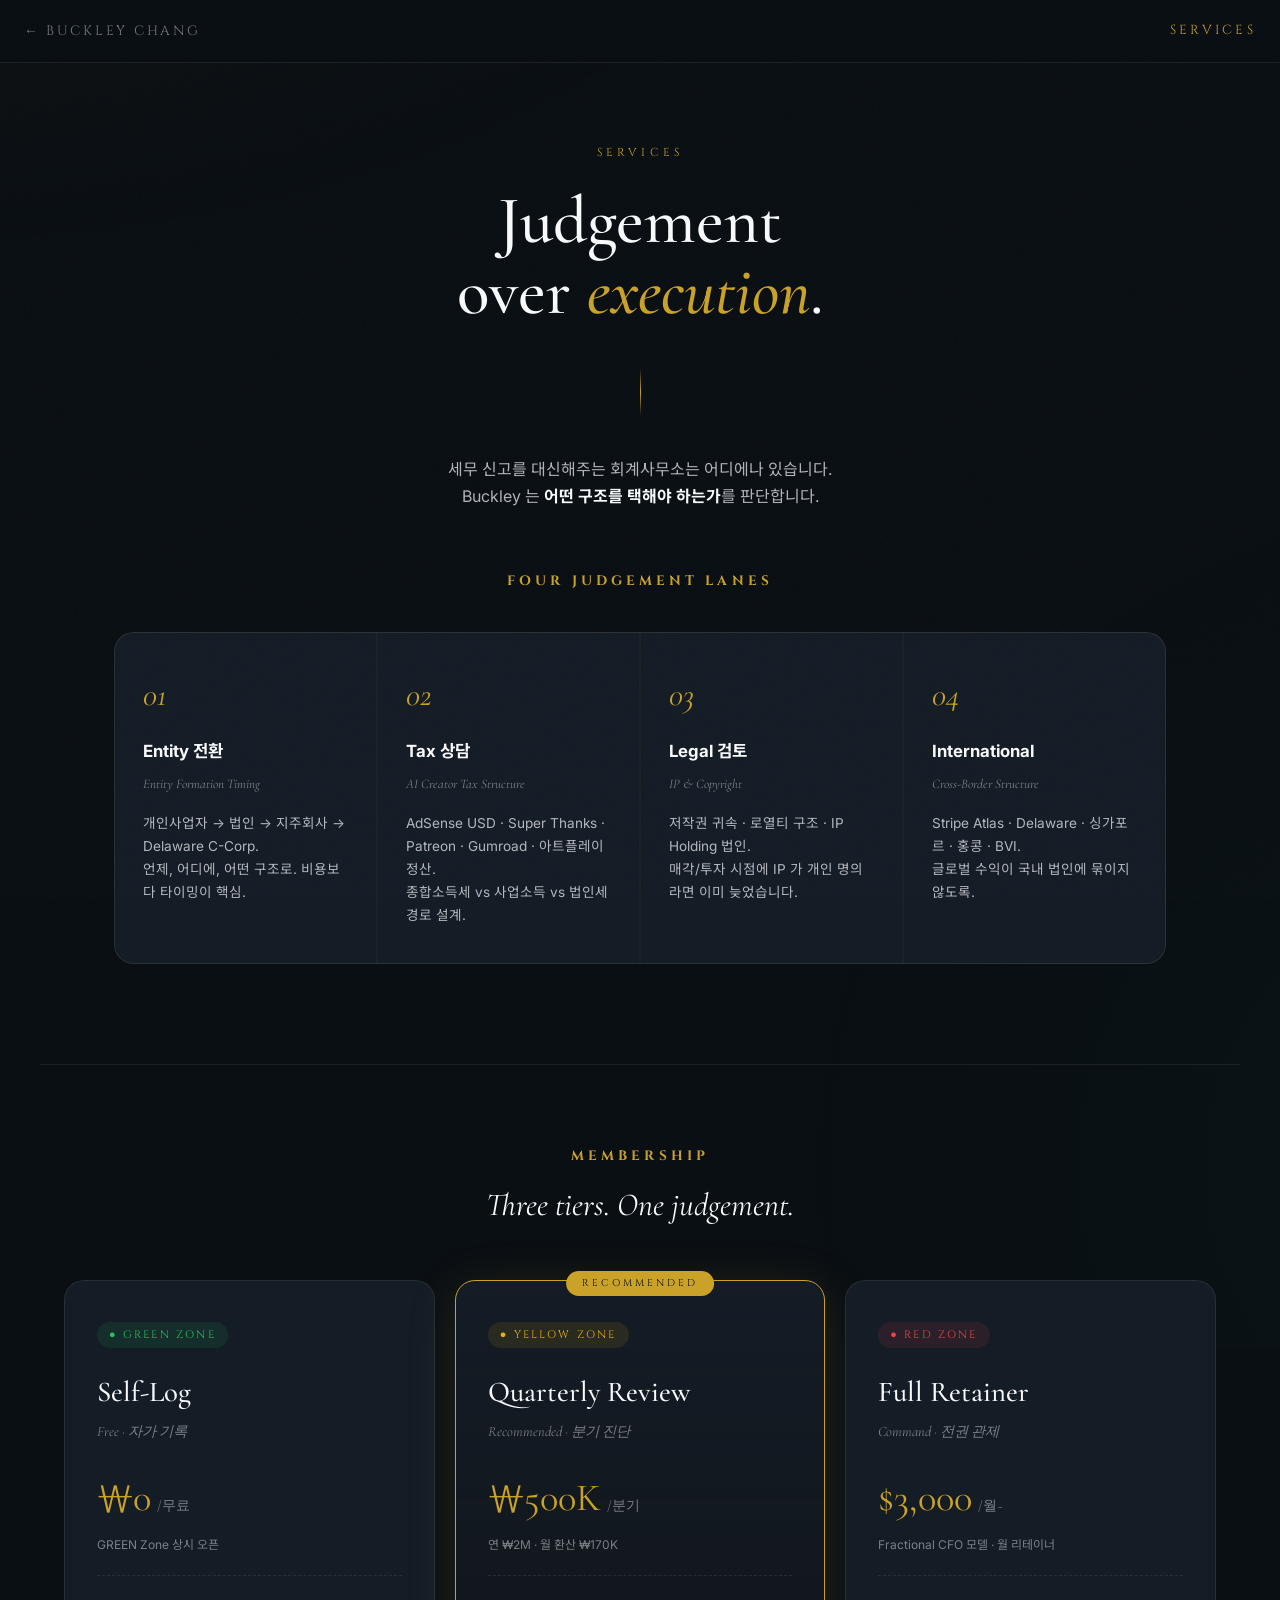
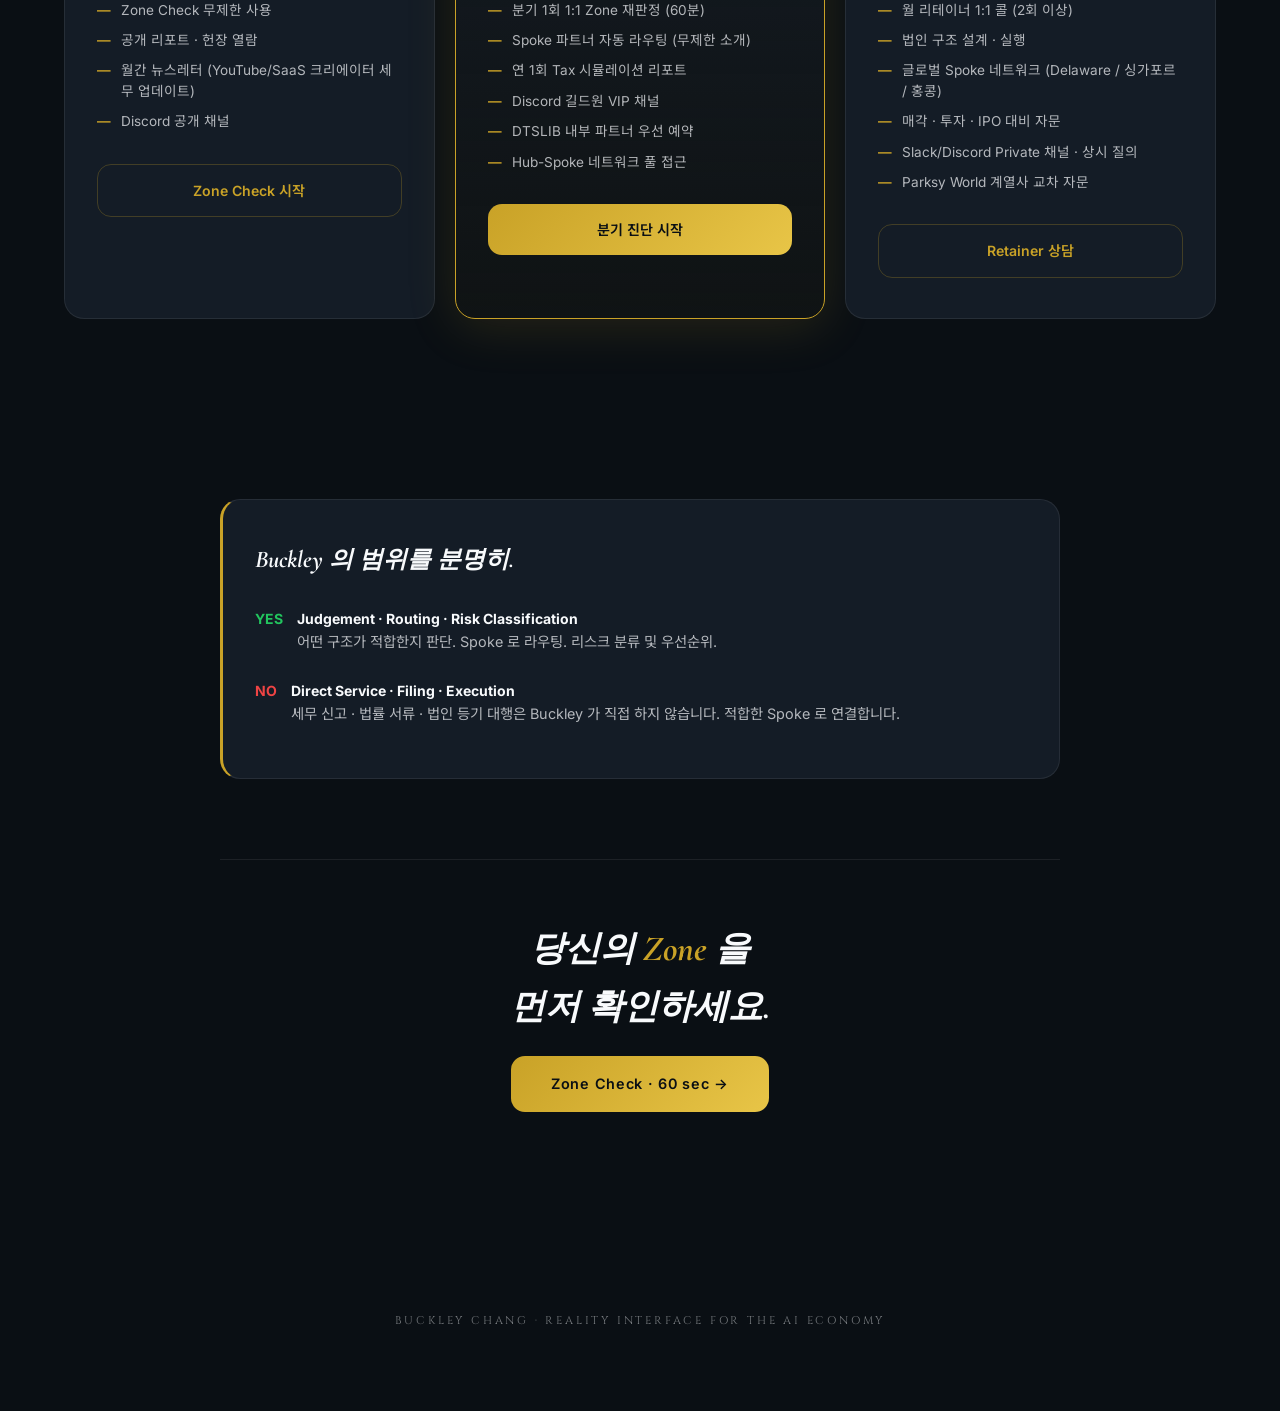
<file: services/index.html>
<!DOCTYPE html>
<html lang="ko">
<head>
<meta charset="UTF-8">
<meta name="viewport" content="width=device-width,initial-scale=1">
<title>Services · Buckley Chang</title>
<meta name="description" content="진단 · 분기 리테이너 · 풀 리테이너 3-Tier 서비스. Zone 별 적합 모델 자동 매칭">
<meta name="theme-color" content="#0a0f14">
<link rel="icon" type="image/svg+xml" href="/assets/icons/favicon.svg">
<link rel="stylesheet" href="/assets/css/tokens.css">
<link rel="stylesheet" href="/assets/css/base.css">
<link href="https://fonts.googleapis.com/css2?family=Cinzel:wght@500;600;700&family=Cormorant+Garamond:ital,wght@0,500;0,600;1,500&family=Inter:wght@400;500;600;700&family=Noto+Sans+KR:wght@400;500;700&display=swap" rel="stylesheet">
<style>
  body { font-family:'Inter','Noto Sans KR',sans-serif; background: var(--bg); color: var(--text); min-height: 100vh; }

  .head { position: sticky; top: 0; z-index: 10; padding: 20px 24px; background: rgba(10,15,20,.85); backdrop-filter: blur(18px); border-bottom: 1px solid var(--border); display: flex; justify-content: space-between; align-items: center; }
  .head a { font-family:'Cinzel',serif; font-size:.85rem; letter-spacing:.2em; color: var(--text-muted); text-decoration: none; }
  .head a:hover { color: var(--gold); }
  .head .title { font-family:'Cinzel',serif; font-size:.82rem; letter-spacing:.25em; color: var(--gold); }

  .hero { padding: 80px 24px 60px; text-align: center; max-width: 820px; margin: 0 auto; }
  .eyebrow { font-family:'Cinzel',serif; font-size:.72rem; letter-spacing:.35em; color: var(--gold); margin-bottom: 24px; }
  .hero h1 { font-family:'Cormorant Garamond',serif; font-size: clamp(2.4rem,6vw,4.2rem); font-weight: 500; line-height: 1.05; margin-bottom: 20px; }
  .hero h1 em { font-style: italic; color: var(--gold); }
  .divider { width: 1px; height: 48px; background: linear-gradient(to bottom, transparent, var(--gold), transparent); margin: 40px auto; }
  .hero .sub { font-size: 1rem; color: var(--text-secondary); line-height: 1.7; max-width: 620px; margin: 0 auto; }

  /* 4 Services block */
  .service-block {
    max-width: 1100px; margin: 0 auto 100px;
    padding: 0 24px;
  }
  .service-block h2 {
    font-family: 'Cinzel',serif;
    font-size: .85rem; letter-spacing: .3em;
    color: var(--gold);
    margin-bottom: 40px;
    text-align: center;
  }
  .service-grid {
    display: grid;
    grid-template-columns: repeat(auto-fit, minmax(230px, 1fr));
    gap: 2px;
    background: var(--border);
    border: 1px solid var(--border);
    border-radius: var(--radius-lg);
    overflow: hidden;
  }
  .service-cell {
    background: var(--bg-card);
    padding: 36px 28px;
    transition: background .2s;
  }
  .service-cell:hover { background: var(--bg-elevated); }
  .service-cell .num {
    font-family: 'Cormorant Garamond',serif;
    font-style: italic;
    font-size: 2rem;
    color: var(--gold);
    margin-bottom: 16px;
  }
  .service-cell h3 {
    font-size: 1.05rem;
    font-weight: 700;
    margin-bottom: 8px;
  }
  .service-cell .en {
    font-family: 'Cormorant Garamond',serif;
    font-style: italic;
    font-size: .82rem;
    color: var(--text-muted);
    margin-bottom: 16px;
  }
  .service-cell p {
    font-size: .85rem;
    color: var(--text-secondary);
    line-height: 1.7;
  }

  /* 3-tier Pricing */
  .pricing-section {
    max-width: 1200px; margin: 0 auto 100px;
    padding: 80px 24px;
    border-top: 1px solid var(--border);
  }
  .pricing-section h2 {
    font-family: 'Cinzel',serif;
    font-size: .85rem; letter-spacing: .3em;
    color: var(--gold);
    margin-bottom: 12px;
    text-align: center;
  }
  .pricing-section .lead {
    font-family: 'Cormorant Garamond',serif;
    font-size: 2rem; font-style: italic;
    text-align: center;
    margin-bottom: 48px;
    color: var(--text);
  }
  .pricing-grid {
    display: grid;
    grid-template-columns: repeat(auto-fit, minmax(280px, 1fr));
    gap: 20px;
  }
  .tier {
    background: var(--bg-card);
    border: 1px solid var(--border);
    border-radius: var(--radius-lg);
    padding: 40px 32px;
    position: relative;
    transition: all .2s;
  }
  .tier.featured {
    border-color: var(--gold);
    background: linear-gradient(180deg, var(--bg-card), rgba(201,162,39,.03));
    box-shadow: var(--shadow-gold);
  }
  .tier.featured::before {
    content: 'RECOMMENDED';
    position: absolute; top: -10px; left: 50%; transform: translateX(-50%);
    font-family: 'Cinzel',serif;
    font-size: .62rem; letter-spacing: .3em;
    background: var(--gold); color: var(--bg);
    padding: 4px 16px;
    border-radius: var(--radius-full);
  }
  .tier .zone-chip {
    display: inline-block;
    padding: 4px 12px;
    border-radius: var(--radius-full);
    font-family: 'Cinzel',serif;
    font-size: .68rem; letter-spacing: .2em;
    margin-bottom: 20px;
  }
  .tier .zone-chip.green  { background: rgba(34,197,94,.1);   color: var(--green);  }
  .tier .zone-chip.yellow { background: rgba(234,179,8,.1);   color: var(--yellow); }
  .tier .zone-chip.red    { background: rgba(239,68,68,.1);   color: var(--red);    }

  .tier h3 {
    font-family: 'Cormorant Garamond',serif;
    font-size: 1.8rem; font-weight: 500;
    margin-bottom: 4px;
  }
  .tier .en {
    font-family: 'Cormorant Garamond',serif;
    font-style: italic;
    font-size: .9rem;
    color: var(--text-muted);
    margin-bottom: 24px;
  }
  .tier .price {
    font-family: 'Cormorant Garamond',serif;
    font-size: 2.4rem;
    color: var(--gold);
    margin-bottom: 4px;
  }
  .tier .price small { font-size: .85rem; color: var(--text-muted); margin-left: 6px; }
  .tier .sub-price {
    font-size: .75rem; color: var(--text-muted);
    margin-bottom: 24px;
    padding-bottom: 20px;
    border-bottom: 1px dashed var(--border);
  }
  .tier ul {
    list-style: none; padding: 0; margin-bottom: 32px;
    display: flex; flex-direction: column; gap: 10px;
  }
  .tier li {
    display: flex; align-items: flex-start; gap: 10px;
    font-size: .85rem;
    color: var(--text-secondary);
    line-height: 1.5;
  }
  .tier li::before {
    content: '—';
    color: var(--gold);
    font-weight: 600;
    flex-shrink: 0;
  }
  .tier .btn {
    display: block; text-align: center;
    padding: 14px; border-radius: var(--radius-md);
    font-weight: 600; font-size: .88rem;
    text-decoration: none;
    transition: all .2s;
  }
  .tier:not(.featured) .btn {
    background: transparent;
    border: 1px solid var(--border-gold);
    color: var(--gold);
  }
  .tier:not(.featured) .btn:hover { background: var(--gold-dim); }
  .tier.featured .btn {
    background: linear-gradient(135deg, var(--gold), var(--gold-light));
    color: var(--bg);
  }
  .tier.featured .btn:hover { transform: translateY(-2px); box-shadow: var(--shadow-gold); }

  /* Scope statement */
  .scope-box {
    max-width: 840px; margin: 0 auto 80px;
    padding: 40px 32px;
    background: var(--bg-card);
    border: 1px solid var(--border);
    border-left: 3px solid var(--gold);
    border-radius: var(--radius-lg);
  }
  .scope-box h3 {
    font-family: 'Cormorant Garamond',serif;
    font-style: italic;
    font-size: 1.5rem;
    margin-bottom: 16px;
  }
  .scope-box .yes,.scope-box .no {
    display: flex; gap: 14px; align-items: flex-start;
    padding: 12px 0;
  }
  .scope-box .yes .mark { color: var(--green); font-weight: 700; }
  .scope-box .no  .mark { color: var(--red); font-weight: 700; }
  .scope-box p {
    font-size: .9rem;
    color: var(--text-secondary);
    line-height: 1.7;
  }

  /* CTA Bottom */
  .cta-bottom {
    max-width: 840px; margin: 0 auto 100px;
    padding: 60px 32px;
    text-align: center;
    border-top: 1px solid var(--border);
  }
  .cta-bottom h2 {
    font-family: 'Cormorant Garamond',serif;
    font-size: 2.2rem;
    font-style: italic;
    margin-bottom: 20px;
  }
  .cta-bottom h2 em { color: var(--gold); }
  .cta-bottom a {
    display: inline-block;
    padding: 16px 40px;
    background: linear-gradient(135deg, var(--gold), var(--gold-light));
    color: var(--bg);
    border-radius: var(--radius-md);
    font-weight: 600;
    text-decoration: none;
    font-size: .9rem;
    letter-spacing: .05em;
  }
  .cta-bottom a:hover { transform: translateY(-2px); box-shadow: var(--shadow-gold); }

  footer { padding: 40px 24px 80px; text-align: center; font-family:'Cinzel',serif; font-size:.7rem; letter-spacing:.25em; color: var(--text-muted); }
</style>
</head>
<body>

<header class="head">
  <a href="/">← BUCKLEY CHANG</a>
  <span class="title">SERVICES</span>
</header>

<section class="hero">
  <div class="eyebrow">SERVICES</div>
  <h1>Judgement<br>over <em>execution</em>.</h1>
  <div class="divider"></div>
  <p class="sub">
    세무 신고를 대신해주는 회계사무소는 어디에나 있습니다.
    <br>Buckley 는 <strong style="color:var(--text);">어떤 구조를 택해야 하는가</strong>를 판단합니다.
  </p>
</section>

<!-- 4 서비스 영역 -->
<section class="service-block">
  <h2>FOUR JUDGEMENT LANES</h2>
  <div class="service-grid">
    <div class="service-cell" id="entity">
      <div class="num">01</div>
      <h3>Entity 전환</h3>
      <div class="en">Entity Formation Timing</div>
      <p>개인사업자 → 법인 → 지주회사 → Delaware C-Corp. <br>언제, 어디에, 어떤 구조로. 비용보다 타이밍이 핵심.</p>
    </div>
    <div class="service-cell" id="tax">
      <div class="num">02</div>
      <h3>Tax 상담</h3>
      <div class="en">AI Creator Tax Structure</div>
      <p>AdSense USD · Super Thanks · Patreon · Gumroad · 아트플레이 정산. <br>종합소득세 vs 사업소득 vs 법인세 경로 설계.</p>
    </div>
    <div class="service-cell" id="legal">
      <div class="num">03</div>
      <h3>Legal 검토</h3>
      <div class="en">IP &amp; Copyright</div>
      <p>저작권 귀속 · 로열티 구조 · IP Holding 법인. <br>매각/투자 시점에 IP 가 개인 명의라면 이미 늦었습니다.</p>
    </div>
    <div class="service-cell" id="international">
      <div class="num">04</div>
      <h3>International</h3>
      <div class="en">Cross-Border Structure</div>
      <p>Stripe Atlas · Delaware · 싱가포르 · 홍콩 · BVI. <br>글로벌 수익이 국내 법인에 묶이지 않도록.</p>
    </div>
  </div>
</section>

<!-- 3-Tier Pricing -->
<section class="pricing-section">
  <h2>MEMBERSHIP</h2>
  <div class="lead">Three tiers. <em>One judgement.</em></div>
  <div class="pricing-grid">

    <div class="tier" id="self-log">
      <span class="zone-chip green">● GREEN ZONE</span>
      <h3>Self-Log</h3>
      <div class="en">Free · 자가 기록</div>
      <div class="price">₩0<small>/무료</small></div>
      <div class="sub-price">GREEN Zone 상시 오픈</div>
      <ul>
        <li>Zone Check 무제한 사용</li>
        <li>공개 리포트 · 헌장 열람</li>
        <li>월간 뉴스레터 (YouTube/SaaS 크리에이터 세무 업데이트)</li>
        <li>Discord 공개 채널</li>
      </ul>
      <a href="/zone-check/" class="btn">Zone Check 시작</a>
    </div>

    <div class="tier featured" id="quarterly">
      <span class="zone-chip yellow">● YELLOW ZONE</span>
      <h3>Quarterly Review</h3>
      <div class="en">Recommended · 분기 진단</div>
      <div class="price">₩500K<small>/분기</small></div>
      <div class="sub-price">연 ₩2M · 월 환산 ₩170K</div>
      <ul>
        <li>분기 1회 1:1 Zone 재판정 (60분)</li>
        <li>Spoke 파트너 자동 라우팅 (무제한 소개)</li>
        <li>연 1회 Tax 시뮬레이션 리포트</li>
        <li>Discord 길드원 VIP 채널</li>
        <li>DTSLIB 내부 파트너 우선 예약</li>
        <li>Hub-Spoke 네트워크 풀 접근</li>
      </ul>
      <a href="mailto:buckley@buckleychang.com?subject=Quarterly Review 신청" class="btn">분기 진단 시작</a>
    </div>

    <div class="tier" id="retainer">
      <span class="zone-chip red">● RED ZONE</span>
      <h3>Full Retainer</h3>
      <div class="en">Command · 전권 관제</div>
      <div class="price">$3,000<small>/월~</small></div>
      <div class="sub-price">Fractional CFO 모델 · 월 리테이너</div>
      <ul>
        <li>월 리테이너 1:1 콜 (2회 이상)</li>
        <li>법인 구조 설계 · 실행</li>
        <li>글로벌 Spoke 네트워크 (Delaware / 싱가포르 / 홍콩)</li>
        <li>매각 · 투자 · IPO 대비 자문</li>
        <li>Slack/Discord Private 채널 · 상시 질의</li>
        <li>Parksy World 계열사 교차 자문</li>
      </ul>
      <a href="mailto:buckley@buckleychang.com?subject=Full Retainer 상담" class="btn">Retainer 상담</a>
    </div>

  </div>
</section>

<!-- Scope explicit -->
<section class="scope-box">
  <h3>Buckley 의 범위를 <em>분명히</em>.</h3>

  <div class="yes">
    <span class="mark">YES</span>
    <div>
      <strong style="color:var(--text);">Judgement · Routing · Risk Classification</strong><br>
      <p>어떤 구조가 적합한지 판단. Spoke 로 라우팅. 리스크 분류 및 우선순위.</p>
    </div>
  </div>

  <div class="no">
    <span class="mark">NO</span>
    <div>
      <strong style="color:var(--text);">Direct Service · Filing · Execution</strong><br>
      <p>세무 신고 · 법률 서류 · 법인 등기 대행은 Buckley 가 직접 하지 않습니다. 적합한 Spoke 로 연결합니다.</p>
    </div>
  </div>
</section>

<section class="cta-bottom">
  <h2>당신의 <em>Zone</em> 을<br>먼저 확인하세요.</h2>
  <a href="/zone-check/">Zone Check · 60 sec →</a>
</section>

<footer>BUCKLEY CHANG · REALITY INTERFACE FOR THE AI ECONOMY</footer>

</body>
</html>
</file>
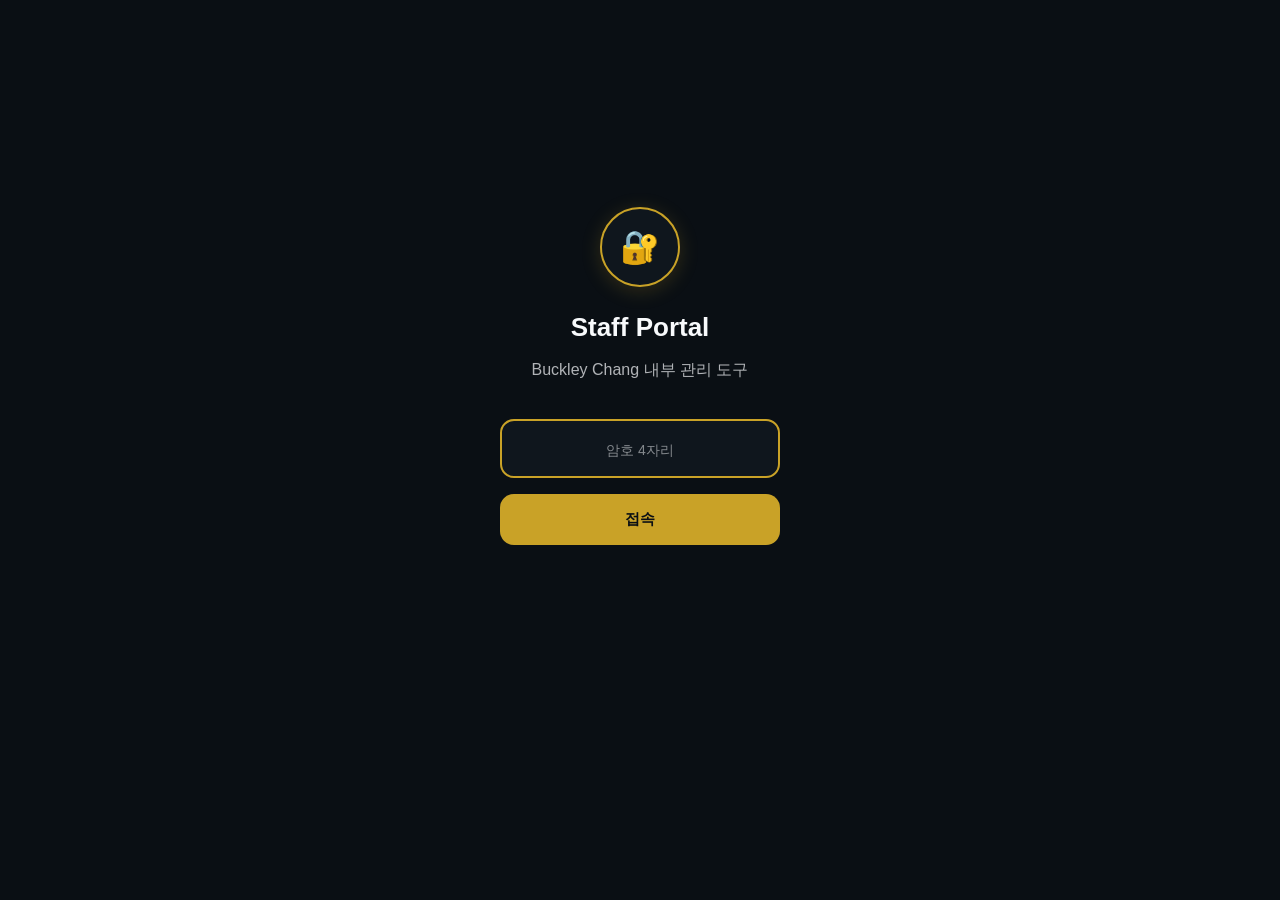
<file: staff/index.html>
<!DOCTYPE html>
<html lang="ko">
<head>
  <meta charset="utf-8">
  <meta name="viewport" content="width=device-width, initial-scale=1, viewport-fit=cover">
  <meta name="theme-color" content="#0a0f14">
  <meta name="robots" content="noindex, nofollow">
  <title>Staff Portal | Buckley Chang</title>
  <link rel="icon" href="../assets/icons/favicon.svg">
  <style>
    :root {
      --bg: #0a0f14;
      --bg-elevated: #0f161d;
      --bg-card: #141c26;
      --gold: #c9a227;
      --gold-light: #e8c547;
      --gold-dim: rgba(201,162,39,.15);
      --green: #22c55e;
      --yellow: #eab308;
      --red: #ef4444;
      --info: #5bc0eb;
      --text: #f8fafc;
      --text-secondary: rgba(248,250,252,.7);
      --text-muted: rgba(248,250,252,.5);
      --border: rgba(248,250,252,.1);
      --border-gold: rgba(201,162,39,.4);
      --radius-sm: 10px;
      --radius-md: 14px;
      --radius-lg: 18px;
      --radius-full: 9999px;
    }

    *, *::before, *::after { box-sizing: border-box; margin: 0; padding: 0; }

    body {
      font-family: -apple-system, BlinkMacSystemFont, "Segoe UI", Roboto, sans-serif;
      font-size: 16px;
      background: var(--bg);
      color: var(--text);
      min-height: 100vh;
      padding: 16px;
      line-height: 1.6;
      -webkit-font-smoothing: antialiased;
    }

    a { color: inherit; text-decoration: none; }

    .container {
      width: 100%;
      max-width: 500px;
      margin: 0 auto;
    }

    /* ===== LOGIN GATE ===== */
    .login-gate {
      text-align: center;
      min-height: 80vh;
      display: flex;
      flex-direction: column;
      align-items: center;
      justify-content: center;
    }

    .login-gate.hidden { display: none; }

    .login-logo {
      width: 80px;
      height: 80px;
      margin-bottom: 20px;
      background: var(--bg-elevated);
      border: 2px solid var(--gold);
      border-radius: var(--radius-full);
      display: flex;
      align-items: center;
      justify-content: center;
      font-size: 32px;
      box-shadow: 0 4px 20px rgba(201,162,39,.2);
    }

    .login-title { font-size: 26px; font-weight: 700; margin-bottom: 8px; }
    .login-subtitle { font-size: 16px; color: var(--text-secondary); margin-bottom: 36px; }

    .login-input {
      width: 100%;
      max-width: 280px;
      padding: 16px 20px;
      background: var(--bg-elevated);
      border: 2px solid var(--border);
      border-radius: var(--radius-md);
      font-size: 20px;
      color: var(--text);
      text-align: center;
      letter-spacing: 8px;
      margin-bottom: 16px;
      transition: border-color 0.2s;
    }

    .login-input:focus { outline: none; border-color: var(--gold); }
    .login-input::placeholder { letter-spacing: normal; font-size: 14px; color: var(--text-muted); }

    .login-btn {
      width: 100%;
      max-width: 280px;
      padding: 16px;
      background: linear-gradient(135deg, var(--gold), #C9A227);
      border: none;
      border-radius: var(--radius-md);
      font-size: 15px;
      font-weight: 600;
      color: var(--bg);
      cursor: pointer;
      transition: all 0.2s;
    }

    .login-btn:hover { transform: translateY(-2px); box-shadow: 0 6px 20px rgba(201,162,39,.35); }
    .login-error { color: #FF6B6B; font-size: 13px; margin-top: 16px; display: none; }
    .login-error.show { display: block; }

    /* ===== PORTAL ===== */
    .portal { display: none; }
    .portal.active { display: block; }

    .portal-header {
      text-align: center;
      margin-bottom: 28px;
      padding: 24px 0;
      border-bottom: 2px solid var(--border-gold);
      background: linear-gradient(180deg, rgba(201,162,39,.08) 0%, transparent 100%);
      border-radius: var(--radius-lg) var(--radius-lg) 0 0;
    }

    .portal-title {
      font-size: 28px;
      font-weight: 800;
      margin-bottom: 8px;
      color: var(--gold);
      letter-spacing: 0.05em;
    }

    .portal-subtitle {
      font-size: 13px;
      font-weight: 500;
      color: var(--text);
      letter-spacing: 0.1em;
      text-transform: uppercase;
      opacity: 0.8;
    }

    /* ===== SECTION ===== */
    .section { margin-bottom: 24px; }

    .section-header {
      display: flex;
      align-items: center;
      gap: 12px;
      margin-bottom: 14px;
    }

    .section-badge {
      font-size: 11px;
      font-weight: 700;
      color: var(--bg);
      background: var(--gold);
      padding: 5px 12px;
      border-radius: var(--radius-full);
      text-transform: uppercase;
      letter-spacing: 0.08em;
    }

    .section-title { font-size: 18px; font-weight: 700; }

    /* ===== APK LIST ===== */
    .apk-list { display: flex; flex-direction: column; gap: 10px; }

    .apk-item {
      display: flex;
      align-items: center;
      gap: 14px;
      padding: 16px;
      background: var(--bg-elevated);
      border: 2px solid var(--border);
      border-radius: var(--radius-md);
      transition: all 0.2s;
      color: var(--text);
    }

    .apk-item:hover { border-color: var(--gold); background: var(--bg-card); }

    .apk-icon {
      font-size: 28px;
      width: 50px;
      height: 50px;
      display: flex;
      align-items: center;
      justify-content: center;
      background: var(--gold-dim);
      border-radius: var(--radius-md);
      flex-shrink: 0;
    }

    .apk-content { flex: 1; min-width: 0; }
    .apk-name { font-size: 16px; font-weight: 700; margin-bottom: 4px; }
    .apk-desc { font-size: 13px; color: var(--text-secondary); }
    .apk-download { font-size: 22px; color: var(--text-muted); transition: all 0.2s; }
    .apk-item:hover .apk-download { color: var(--gold); }
    .apk-note { font-size: 13px; color: var(--text-secondary); margin-top: 12px; padding-left: 4px; }

    /* ===== ACCORDION ===== */
    .accordion { margin-bottom: 14px; }

    .accordion-header {
      display: flex;
      align-items: center;
      gap: 14px;
      padding: 18px 16px;
      background: var(--bg-elevated);
      border: 2px solid var(--border);
      border-radius: var(--radius-md);
      cursor: pointer;
      transition: all 0.2s;
      width: 100%;
      text-align: left;
    }

    .accordion-header:hover { border-color: var(--gold); background: var(--bg-card); }
    .accordion.open .accordion-header { border-color: var(--gold); border-radius: var(--radius-md) var(--radius-md) 0 0; background: var(--gold); }
    .accordion.open .accordion-header .accordion-title,
    .accordion.open .accordion-header .accordion-desc,
    .accordion.open .accordion-header .accordion-toggle { color: var(--bg); }

    .accordion-step {
      width: 44px;
      height: 44px;
      display: flex;
      align-items: center;
      justify-content: center;
      background: var(--gold);
      border-radius: var(--radius-full);
      font-size: 18px;
      font-weight: 800;
      color: var(--bg);
      flex-shrink: 0;
    }

    .accordion.open .accordion-step { background: var(--bg); color: var(--gold); }

    .accordion-info { flex: 1; }
    .accordion-title { font-size: 17px; font-weight: 700; margin-bottom: 2px; color: var(--gold); }
    .accordion-desc { font-size: 13px; color: var(--text-secondary); }

    .accordion-toggle {
      font-size: 20px;
      color: var(--text-muted);
      transition: transform 0.3s;
    }

    .accordion.open .accordion-toggle { transform: rotate(180deg); }

    .accordion-content {
      display: none;
      background: var(--bg-card);
      border: 2px solid var(--gold);
      border-top: none;
      border-radius: 0 0 var(--radius-md) var(--radius-md);
      padding: 14px;
    }

    .accordion.open .accordion-content { display: block; }

    /* ===== SUB-CATEGORIES ===== */
    .sub-category { margin-bottom: 16px; }
    .sub-category:last-child { margin-bottom: 0; }

    .sub-label {
      font-size: 10px;
      font-weight: 700;
      letter-spacing: 0.1em;
      text-transform: uppercase;
      color: var(--gold);
      margin-bottom: 10px;
      padding-bottom: 6px;
      border-bottom: 1px solid var(--border);
    }

    .sub-items {
      display: flex;
      flex-wrap: wrap;
      gap: 8px;
    }

    .sub-chip {
      font-size: 12px;
      font-weight: 500;
      color: var(--text-secondary);
      background: var(--bg-elevated);
      border: 1px solid var(--border);
      border-radius: var(--radius-full);
      padding: 6px 14px;
      transition: all 0.2s;
    }

    .sub-chip:hover {
      color: var(--gold);
      border-color: var(--gold);
      background: var(--gold-dim);
    }

    .zone-chip { font-weight: 600; }
    .zone-chip.green { border-color: var(--green); color: var(--green); }
    .zone-chip.yellow { border-color: var(--yellow); color: var(--yellow); }
    .zone-chip.red { border-color: var(--red); color: var(--red); }

    /* ===== TOOL CARDS ===== */
    .tool-grid { display: grid; gap: 10px; }

    .tool-card {
      display: flex;
      align-items: center;
      gap: 14px;
      padding: 16px;
      background: var(--bg-elevated);
      border: 1px solid var(--border);
      border-radius: var(--radius-md);
      text-decoration: none;
      color: var(--text);
      transition: all 0.2s;
    }

    .tool-card:hover { border-color: var(--gold); background: var(--gold-dim); }

    .tool-icon { font-size: 28px; width: 48px; text-align: center; }
    .tool-info { flex: 1; }
    .tool-name { font-size: 15px; font-weight: 600; margin-bottom: 2px; }
    .tool-desc { font-size: 12px; color: var(--text-muted); }
    .tool-arrow { font-size: 18px; color: var(--text-muted); }
    .tool-card:hover .tool-arrow { color: var(--gold); }

    /* ===== SECTION DIVIDER ===== */
    .section-divider {
      display: flex;
      align-items: center;
      gap: 12px;
      margin: 20px 0 14px;
    }

    .divider-badge {
      font-size: 10px;
      font-weight: 700;
      letter-spacing: 0.1em;
      color: var(--bg);
      background: var(--gold);
      padding: 4px 12px;
      border-radius: var(--radius-full);
      text-transform: uppercase;
    }

    .divider-line {
      flex: 1;
      height: 1px;
      background: linear-gradient(90deg, var(--gold), transparent);
    }

    /* ===== CONTROL PANELS ===== */
    .control-panels {
      display: grid;
      grid-template-columns: 1fr 1fr;
      gap: 12px;
    }

    @media (max-width: 500px) {
      .control-panels { grid-template-columns: 1fr; }
    }

    .control-card {
      background: var(--bg-elevated);
      border: 2px solid var(--border);
      border-radius: var(--radius-md);
      padding: 16px;
      transition: all 0.2s;
    }

    .control-card:hover { border-color: var(--gold); }

    .control-card-header {
      display: flex;
      align-items: center;
      gap: 8px;
      margin-bottom: 12px;
      padding-bottom: 10px;
      border-bottom: 1px solid var(--border);
    }

    .control-icon { font-size: 20px; }

    .control-label {
      font-size: 12px;
      font-weight: 700;
      letter-spacing: 0.1em;
      text-transform: uppercase;
      color: var(--gold);
    }

    .control-tools {
      display: flex;
      flex-direction: column;
      gap: 8px;
    }

    .control-btn {
      display: flex;
      align-items: center;
      gap: 10px;
      padding: 10px 12px;
      background: var(--bg-card);
      border: 1px solid var(--border);
      border-radius: var(--radius-sm);
      font-size: 13px;
      font-weight: 500;
      color: var(--text);
      cursor: pointer;
      transition: all 0.2s;
      text-decoration: none;
      font-family: inherit;
    }

    .control-btn:hover {
      border-color: var(--gold);
      background: var(--gold-dim);
      color: var(--gold);
    }

    /* ===== CONSOLE LINKS ===== */
    .console-links { display: flex; flex-direction: column; gap: 8px; }

    .console-link-item {
      display: flex;
      align-items: center;
      gap: 12px;
      padding: 14px 16px;
      background: var(--bg-elevated);
      border: 1px solid var(--border);
      border-radius: 12px;
      text-decoration: none;
      color: var(--text);
      transition: all .2s ease;
    }

    .console-link-item:hover { border-color: var(--gold); background: var(--bg-card); }

    .console-icon { font-size: 24px; }
    .console-text { flex: 1; }
    .console-name { font-weight: 600; font-size: 15px; }
    .console-desc { font-size: 12px; color: var(--text-muted); margin-top: 2px; }
    .console-arrow { color: var(--gold); font-size: 18px; }

    /* ===== HOTLINE ===== */
    .section-hotline {
      background: linear-gradient(135deg, rgba(201,162,39,0.05) 0%, transparent 50%);
      border-radius: var(--radius-md);
      padding: 20px 16px;
      margin-top: 20px;
    }

    .badge-hotline {
      background: linear-gradient(135deg, #D4AF37 0%, #F0C850 100%);
      color: var(--bg);
      font-weight: 800;
    }

    .hq-with { font-size: 12px; font-weight: 400; color: var(--text-muted); margin: 0 4px; }

    .hotline-tagline {
      font-size: 12px;
      color: var(--text-muted);
      margin-top: 8px;
      margin-bottom: 20px;
    }

    .hq-link { color: var(--gold); }
    .hq-link:hover { text-decoration: underline; }

    /* ===== BRANCH NETWORK ===== */
    .branch-network { margin-top: 16px; }

    .branch-network-header {
      display: flex;
      align-items: center;
      gap: 8px;
      margin-bottom: 12px;
    }

    .branch-network-title {
      font-size: 13px;
      font-weight: 600;
      color: var(--gold);
    }

    .branch-network-grid {
      display: grid;
      grid-template-columns: repeat(2, 1fr);
      gap: 10px;
    }

    .branch-card-mini {
      display: flex;
      align-items: center;
      gap: 10px;
      padding: 12px;
      background: var(--bg);
      border: 1px solid var(--border);
      border-radius: var(--radius-md);
      text-decoration: none;
      transition: all 0.2s;
    }

    .branch-card-mini:hover { border-color: var(--gold); transform: translateY(-2px); }

    .branch-avatar-mini {
      width: 36px;
      height: 36px;
      border-radius: 8px;
      object-fit: cover;
      border: 2px solid var(--border);
    }

    .branch-info-mini { flex: 1; min-width: 0; }
    .branch-name-mini { font-size: 13px; font-weight: 600; color: var(--text); }
    .branch-status-mini { font-size: 10px; color: var(--text-muted); }
    .branch-status-mini.active { color: var(--green); }

    /* ===== BRIEFING GRID ===== */
    .briefing-grid {
      display: grid;
      grid-template-columns: 1fr 1fr;
      gap: 10px;
    }

    .briefing-item {
      display: flex;
      flex-direction: column;
      align-items: center;
      gap: 6px;
      padding: 14px 10px;
      background: var(--bg-card);
      border: 1px solid var(--border);
      border-radius: var(--radius-md);
      text-decoration: none;
      transition: all 0.2s;
    }

    .briefing-item:hover { border-color: var(--gold); transform: translateY(-2px); }
    .briefing-icon { font-size: 24px; }
    .briefing-label { font-size: 12px; font-weight: 600; color: var(--text-secondary); }
    .briefing-item:hover .briefing-label { color: var(--gold); }

    /* ===== NOTICE BOARD ===== */
    .notice-board {
      background: var(--bg-card);
      border: 1px solid var(--border);
      border-radius: var(--radius-md);
      margin-bottom: 14px;
      overflow: hidden;
    }

    .notice-header {
      background: rgba(201, 162, 39, 0.1);
      padding: 10px 14px;
      border-bottom: 1px solid var(--border);
    }

    .notice-title { font-size: 13px; font-weight: 600; color: var(--gold); }

    .notice-list { max-height: 200px; overflow-y: auto; }

    .notice-item {
      display: flex;
      align-items: center;
      gap: 10px;
      padding: 12px 14px;
      text-decoration: none;
      border-bottom: 1px solid var(--border);
      transition: background 0.2s;
    }

    .notice-item:last-child { border-bottom: none; }
    .notice-item:hover { background: rgba(201, 162, 39, 0.05); }

    /* ===== EXIT SECTION ===== */
    .section-exit {
      margin-top: 48px;
      padding-top: 32px;
      border-top: 1px solid var(--border);
    }

    .badge-system {
      background: rgba(255,255,255,.12);
      color: var(--text-muted);
    }

    .exit-content {
      color: var(--text-secondary);
      font-size: 14px;
      line-height: 1.8;
      margin-bottom: 16px;
    }

    .exit-content p { margin-bottom: 12px; }
    .exit-content .highlight { color: var(--gold); font-weight: 600; }

    /* ===== PORTAL FOOTER ===== */
    .portal-footer {
      text-align: center;
      padding-top: 32px;
      margin-top: 32px;
      border-top: 1px solid var(--border);
    }

    .back-btn {
      display: inline-flex;
      align-items: center;
      gap: 8px;
      padding: 12px 24px;
      background: transparent;
      border: 1px solid var(--border);
      border-radius: var(--radius-md);
      color: var(--text-secondary);
      font-size: 14px;
      text-decoration: none;
      transition: all 0.2s;
    }

    .back-btn:hover {
      background: var(--bg-elevated);
      border-color: var(--gold);
      color: var(--gold);
    }

    /* ===== GALAXY EXPRESS ===== */
    .galaxy-express {
      margin-top: 28px;
      padding: 20px 16px;
      border-top: 1px solid var(--border);
      position: relative;
      overflow: hidden;
    }

    .galaxy-stars {
      position: absolute;
      inset: 0;
      pointer-events: none;
    }

    .galaxy-star {
      position: absolute;
      width: 2px;
      height: 2px;
      background: var(--gold);
      border-radius: 50%;
      animation: twinkle 2s ease-in-out infinite;
    }

    @keyframes twinkle {
      0%, 100% { opacity: 0.2; }
      50% { opacity: 0.8; }
    }

    .orbit-container {
      position: relative;
      height: 90px;
      display: flex;
      align-items: center;
      justify-content: center;
    }

    .orbit-track {
      position: absolute;
      width: 180px;
      height: 55px;
      border: 2px solid var(--gold);
      border-radius: 50%;
      opacity: 0.4;
    }

    .orbit-track::before {
      content: '';
      position: absolute;
      inset: -4px;
      border: 1px solid var(--gold);
      border-radius: 50%;
      opacity: 0.2;
    }

    .coin-group {
      position: absolute;
      offset-path: ellipse(90px 27.5px);
      offset-rotate: 0deg;
      animation: orbit-ellipse 6s linear infinite;
    }

    @keyframes orbit-ellipse {
      0% { offset-distance: 0%; }
      100% { offset-distance: 100%; }
    }

    .gold-coin {
      width: 24px;
      height: 24px;
      border-radius: 50%;
      display: flex;
      align-items: center;
      justify-content: center;
      font-size: 11px;
      font-weight: 700;
      background: linear-gradient(145deg, #d4af37 0%, #f0d875 30%, #c9a227 60%, #b8960f 100%);
      border: 1.5px solid #b8960f;
      box-shadow:
        0 1px 4px rgba(0,0,0,0.3),
        inset 0 1px 2px rgba(255,255,255,0.3);
      color: #1a1500;
    }

    .coin-glow {
      position: absolute;
      width: 32px;
      height: 32px;
      top: 50%;
      left: 50%;
      transform: translate(-50%, -50%);
      background: radial-gradient(circle, rgba(201,162,39,0.2) 0%, transparent 70%);
      border-radius: 50%;
      pointer-events: none;
    }

    .branch-stations {
      position: absolute;
      width: 100%;
      display: flex;
      justify-content: space-between;
      padding: 0 8px;
    }

    .branch-station {
      display: flex;
      flex-direction: column;
      align-items: center;
      gap: 4px;
      text-decoration: none;
      background: none;
      border: none;
      cursor: pointer;
      transition: all 0.2s;
      color: var(--text-muted);
    }

    .branch-station:hover {
      color: var(--gold);
      transform: translateY(-2px);
    }

    .branch-node {
      font-size: 22px;
      filter: drop-shadow(0 2px 4px rgba(0,0,0,0.3));
    }

    .branch-label {
      font-size: 10px;
      font-weight: 600;
      letter-spacing: 0.05em;
    }

    .express-label {
      font-size: 11px;
      color: var(--text-muted);
      letter-spacing: 0.1em;
      margin-top: 16px;
      text-align: center;
    }
  </style>
</head>
<body>

<div class="container">
  <!-- Login Gate -->
  <div class="login-gate" id="loginGate">
    <div class="login-logo">🔐</div>
    <h1 class="login-title">Staff Portal</h1>
    <p class="login-subtitle">Buckley Chang 내부 관리 도구</p>
    <input type="tel" inputmode="numeric" pattern="[0-9]*" class="login-input" id="passwordInput" placeholder="암호 4자리" maxlength="4" autocomplete="off" autofocus />
    <button class="login-btn" id="loginBtn">접속</button>
    <p class="login-error" id="loginError">암호가 올바르지 않습니다</p>
  </div>

  <!-- Portal Content -->
  <div class="portal" id="portal">
    <header class="portal-header">
      <h1 class="portal-title">Secret Office</h1>
      <p class="portal-subtitle">Buckley Chang Operations Center</p>
    </header>

    <!-- 생산성 도구 APK -->
    <section class="section">
      <div class="section-header">
        <span class="section-badge">APK</span>
        <h2 class="section-title">생산성 도구</h2>
      </div>
      <div class="apk-list">
        <a href="https://nightly.link/dtslib1979/dtslib-apk-lab/workflows/build-parksy-axis/main/parksy-axis-debug.zip" class="apk-item" download>
          <span class="apk-icon">📡</span>
          <div class="apk-content">
            <p class="apk-name">Parksy Axis</p>
            <p class="apk-desc">방송용 오버레이</p>
          </div>
          <span class="apk-download">⬇</span>
        </a>
        <a href="https://nightly.link/dtslib1979/dtslib-apk-lab/workflows/build-laser-pen/main/laser-pen-overlay-debug.zip" class="apk-item" download>
          <span class="apk-icon">✏️</span>
          <div class="apk-content">
            <p class="apk-name">Parksy Pen</p>
            <p class="apk-desc">레이저펜 판서</p>
          </div>
          <span class="apk-download">⬇</span>
        </a>
        <a href="https://nightly.link/dtslib1979/dtslib-apk-lab/workflows/build-capture-pipeline/main/capture-pipeline-debug.zip" class="apk-item" download>
          <span class="apk-icon">📸</span>
          <div class="apk-content">
            <p class="apk-name">Parksy Capture</p>
            <p class="apk-desc">텍스트 캡처</p>
          </div>
          <span class="apk-download">⬇</span>
        </a>
      </div>
      <p class="apk-note">* ZIP 다운로드 → 압축 해제 → APK 설치</p>
    </section>

    <!-- 1인 콘텐츠 회사 -->
    <div class="accordion" id="accordionCreator">
      <button class="accordion-header" onclick="toggleAccordion('accordionCreator')">
        <span class="accordion-step">📺</span>
        <div class="accordion-info">
          <div class="accordion-title">1인 콘텐츠 회사</div>
          <div class="accordion-desc">AI 시대 크리에이터의 법인화·세무·수익화</div>
        </div>
        <span class="accordion-toggle">▼</span>
      </button>
      <div class="accordion-content">
        <div class="sub-category">
          <div class="sub-label">Zone Status</div>
          <div class="sub-items">
            <span class="sub-chip zone-chip green">🟢 GREEN</span>
            <span class="sub-chip zone-chip yellow">🟡 YELLOW</span>
            <span class="sub-chip zone-chip red">🔴 RED</span>
          </div>
        </div>
        <div class="sub-category">
          <div class="sub-label">Entity Services</div>
          <div class="sub-items">
            <span class="sub-chip">개인사업자 전환</span>
            <span class="sub-chip">법인 설립</span>
            <span class="sub-chip">지분 구조 설계</span>
            <span class="sub-chip">IP 분리</span>
          </div>
        </div>
        <div class="sub-category">
          <div class="sub-label">Tax Services</div>
          <div class="sub-items">
            <span class="sub-chip">종합소득세</span>
            <span class="sub-chip">부가가치세</span>
            <span class="sub-chip">국제 조세</span>
            <span class="sub-chip">원천징수</span>
          </div>
        </div>
        <div class="sub-category">
          <div class="sub-label">Revenue Streams</div>
          <div class="sub-items">
            <span class="sub-chip">YouTube AdSense</span>
            <span class="sub-chip">Sponsorship</span>
            <span class="sub-chip">Digital Products</span>
            <span class="sub-chip">IP Licensing</span>
          </div>
        </div>
      </div>
    </div>

    <!-- Client Operations -->
    <div class="accordion" id="accordionOperations">
      <button class="accordion-header" onclick="toggleAccordion('accordionOperations')">
        <span class="accordion-step">⚙️</span>
        <div class="accordion-info">
          <div class="accordion-title">Client Operations</div>
          <div class="accordion-desc">클라이언트 관리 및 내부 운영 도구</div>
        </div>
        <span class="accordion-toggle">▼</span>
      </button>
      <div class="accordion-content">
        <div class="section-divider">
          <span class="divider-badge">Zone Management</span>
          <span class="divider-line"></span>
        </div>
        <div class="tool-grid">
          <a href="#" class="tool-card">
            <span class="tool-icon">📋</span>
            <div class="tool-info">
              <p class="tool-name">Zone Checker</p>
              <p class="tool-desc">클라이언트 Zone 상태 확인</p>
            </div>
            <span class="tool-arrow">→</span>
          </a>
          <a href="#" class="tool-card">
            <span class="tool-icon">📊</span>
            <div class="tool-info">
              <p class="tool-name">Trigger Monitor</p>
              <p class="tool-desc">Yellow Zone 트리거 모니터링</p>
            </div>
            <span class="tool-arrow">→</span>
          </a>
        </div>
        <div class="section-divider">
          <span class="divider-badge">Approval System</span>
          <span class="divider-line"></span>
        </div>
        <div class="tool-grid">
          <a href="#" class="tool-card">
            <span class="tool-icon">📝</span>
            <div class="tool-info">
              <p class="tool-name">Approval Queue</p>
              <p class="tool-desc">승인/반려/보류 대기열</p>
            </div>
            <span class="tool-arrow">→</span>
          </a>
          <a href="#" class="tool-card">
            <span class="tool-icon">🔖</span>
            <div class="tool-info">
              <p class="tool-name">Digital Seal</p>
              <p class="tool-desc">승인 인장 발급 이력</p>
            </div>
            <span class="tool-arrow">→</span>
          </a>
        </div>
        <div class="section-divider">
          <span class="divider-badge">Network</span>
          <span class="divider-line"></span>
        </div>
        <div class="tool-grid">
          <a href="#" class="tool-card">
            <span class="tool-icon">🤝</span>
            <div class="tool-info">
              <p class="tool-name">Partner Network</p>
              <p class="tool-desc">특허/법무/세무 파트너 연결</p>
            </div>
            <span class="tool-arrow">→</span>
          </a>
        </div>
      </div>
    </div>

    <!-- Documents -->
    <div class="accordion" id="accordionDocs">
      <button class="accordion-header" onclick="toggleAccordion('accordionDocs')">
        <span class="accordion-step">📚</span>
        <div class="accordion-info">
          <div class="accordion-title">Documents</div>
          <div class="accordion-desc">프로토콜 및 가이드 문서</div>
        </div>
        <span class="accordion-toggle">▼</span>
      </button>
      <div class="accordion-content">
        <div class="tool-grid">
          <a href="#" class="tool-card">
            <span class="tool-icon">🚦</span>
            <div class="tool-info">
              <p class="tool-name">Traffic Signal Protocol</p>
              <p class="tool-desc">Zone 시스템 정의서</p>
            </div>
            <span class="tool-arrow">→</span>
          </a>
          <a href="#" class="tool-card">
            <span class="tool-icon">⚡</span>
            <div class="tool-info">
              <p class="tool-name">Trigger Thresholds</p>
              <p class="tool-desc">Yellow Zone 진입 조건</p>
            </div>
            <span class="tool-arrow">→</span>
          </a>
          <a href="#" class="tool-card">
            <span class="tool-icon">📦</span>
            <div class="tool-info">
              <p class="tool-name">Black Box Operation</p>
              <p class="tool-desc">승인 시스템 운영 가이드</p>
            </div>
            <span class="tool-arrow">→</span>
          </a>
          <a href="#" class="tool-card">
            <span class="tool-icon">✅</span>
            <div class="tool-info">
              <p class="tool-name">Transition Checklist</p>
              <p class="tool-desc">개인→법인 전환 체크리스트</p>
            </div>
            <span class="tool-arrow">→</span>
          </a>
        </div>
      </div>
    </div>

    <!-- Control Panel (글쓰기 & 미디어) -->
    <div class="accordion" id="accordionControl">
      <button class="accordion-header" onclick="toggleAccordion('accordionControl')">
        <span class="accordion-step">🎛️</span>
        <div class="accordion-info">
          <div class="accordion-title">Control Panel</div>
          <div class="accordion-desc">Writing & Media 도구</div>
        </div>
        <span class="accordion-toggle">▼</span>
      </button>
      <div class="accordion-content">
        <div class="control-panels">
          <!-- Writing Panel -->
          <div class="control-card">
            <div class="control-card-header">
              <span class="control-icon">✍️</span>
              <span class="control-label">Writing</span>
            </div>
            <div class="control-tools">
              <a href="https://koosy.kr/tools/webpage-prompt.html" target="_blank" class="control-btn">
                <span>🔧</span>
                <span>WebPrompt</span>
              </a>
              <a href="https://koosy.kr/tools/html-poster.html" target="_blank" class="control-btn">
                <span>📮</span>
                <span>HTMLPoster</span>
              </a>
              <a href="https://www.tistory.com/manage/newpost/" target="_blank" class="control-btn">
                <span>📝</span>
                <span>티스토리 글쓰기</span>
              </a>
            </div>
          </div>

          <!-- Media Panel -->
          <div class="control-card">
            <div class="control-card-header">
              <span class="control-icon">🎬</span>
              <span class="control-label">Media</span>
            </div>
            <div class="control-tools">
              <a href="https://sora.com" target="_blank" class="control-btn">
                <span>🎬</span>
                <span>Sora</span>
              </a>
              <a href="https://gemini.google.com" target="_blank" class="control-btn">
                <span>✨</span>
                <span>Gemini</span>
              </a>
              <a href="https://grok.x.ai" target="_blank" class="control-btn">
                <span>🤖</span>
                <span>Grok</span>
              </a>
            </div>
          </div>
        </div>
      </div>
    </div>

    <!-- Console Panel -->
    <div class="accordion" id="accordionConsole">
      <button class="accordion-header" onclick="toggleAccordion('accordionConsole')">
        <span class="accordion-step">🔗</span>
        <div class="accordion-info">
          <div class="accordion-title">Console Panel</div>
          <div class="accordion-desc">외부 링크 & 자동화 타겟</div>
        </div>
        <span class="accordion-toggle">▼</span>
      </button>
      <div class="accordion-content">
        <div class="console-links">
          <a href="https://github.com/dtslib1979/buckleychang.com" target="_blank" class="console-link-item">
            <span class="console-icon">🐙</span>
            <div class="console-text">
              <div class="console-name">GitHub</div>
              <div class="console-desc">buckleychang.com 레포지토리</div>
            </div>
            <span class="console-arrow">→</span>
          </a>
          <a href="https://buckleychang.com" target="_blank" class="console-link-item">
            <span class="console-icon">🌐</span>
            <div class="console-text">
              <div class="console-name">Website</div>
              <div class="console-desc">buckleychang.com</div>
            </div>
            <span class="console-arrow">→</span>
          </a>
          <a href="https://dtslib.com" target="_blank" class="console-link-item">
            <span class="console-icon">🏛️</span>
            <div class="console-text">
              <div class="console-name">HQ</div>
              <div class="console-desc">DTSLIB 본사</div>
            </div>
            <span class="console-arrow">→</span>
          </a>
        </div>
      </div>
    </div>

    <!-- HOTLINE HQ -->
    <section class="section section-hotline">
      <div class="section-header">
        <span class="section-badge badge-hotline">HOTLINE</span>
        <h2 class="section-title">BUCKLEY <span class="hq-with">with</span> HQ</h2>
      </div>
      <p class="hotline-tagline">본사 직통 기록 채널 · <a href="https://dtslib.com" target="_blank" class="hq-link">dtslib.com</a></p>

      <!-- HQ 브리핑 -->
      <div class="accordion" id="accordionBriefing">
        <button class="accordion-header" onclick="toggleAccordion('accordionBriefing')">
          <span class="accordion-step">📺</span>
          <div class="accordion-info">
            <div class="accordion-title">HQ 브리핑</div>
            <div class="accordion-desc">본사 운영 지침과 전략 브리핑</div>
          </div>
          <span class="accordion-toggle">▼</span>
        </button>
        <div class="accordion-content">
          <div class="notice-board">
            <div class="notice-header">
              <span class="notice-title">📢 HQ 공지사항</span>
            </div>
            <div class="notice-list" id="noticeList">
              <div style="padding:12px;color:var(--text-muted);font-size:12px;">공지사항 로딩 중...</div>
            </div>
          </div>
          <div class="briefing-grid">
            <a href="https://koosy.kr/staff/briefing.html" class="briefing-item" target="_blank">
              <span class="briefing-icon">🎬</span>
              <span class="briefing-label">튜토리얼</span>
            </a>
            <a href="https://koosy.kr/staff/archive.html" class="briefing-item" target="_blank">
              <span class="briefing-icon">📚</span>
              <span class="briefing-label">전체 아카이브</span>
            </a>
          </div>
          <div class="branch-network">
            <div class="branch-network-header">
              <span>🌐</span>
              <span class="branch-network-title">DTSLIB 계열사 네트워크</span>
            </div>
            <div class="branch-network-grid">
              <a href="https://koosy.kr" target="_blank" class="branch-card-mini">
                <div class="branch-info-mini">
                  <div class="branch-name-mini">KOOSY</div>
                  <div class="branch-status-mini active">● active</div>
                </div>
              </a>
              <a href="https://buddies.kr" target="_blank" class="branch-card-mini">
                <div class="branch-info-mini">
                  <div class="branch-name-mini">BUDDIES</div>
                  <div class="branch-status-mini active">● active</div>
                </div>
              </a>
              <a href="https://buckleychang.com" target="_blank" class="branch-card-mini" style="border-color:var(--gold);background:rgba(201,162,39,0.08);">
                <div class="branch-info-mini">
                  <div class="branch-name-mini">BUCKLEY</div>
                  <div class="branch-status-mini active">● active (현재)</div>
                </div>
              </a>
              <a href="https://dtslib.com" target="_blank" class="branch-card-mini">
                <div class="branch-info-mini">
                  <div class="branch-name-mini">HQ</div>
                  <div class="branch-status-mini active">● headquarter</div>
                </div>
              </a>
            </div>
          </div>
        </div>
      </div>
    </section>

    <!-- Exit & Transfer -->
    <section class="section section-exit">
      <div class="section-header">
        <span class="section-badge badge-system">SYSTEM</span>
        <h2 class="section-title">Exit & Transfer</h2>
      </div>

      <div class="accordion" id="accordionExit">
        <button class="accordion-header" onclick="toggleAccordion('accordionExit')">
          <span class="accordion-step">🚪</span>
          <div class="accordion-info">
            <div class="accordion-title">독립과 양도</div>
            <div class="accordion-desc">이 시스템에서 나가고 싶을 때</div>
          </div>
          <span class="accordion-toggle">▼</span>
        </button>
        <div class="accordion-content">
          <div class="exit-content">
            <p>이 공간은 당신을 붙잡기 위해 존재하지 않습니다.</p>
            <p>이 시스템은 당신을 <span class="highlight">'묶는'</span> 구조가 아니라<br>
            당신이 떠나도 무너지지 않는 구조입니다.</p>
            <p>언젠가 혼자 가고 싶어질 때,<br>
            당신은 지금까지의 모든 기록과 시스템을<br>
            <span class="highlight">'구매'</span>하여 독립할 수 있습니다.</p>
          </div>
        </div>
      </div>
    </section>

    <!-- Footer - Gold Coin Express -->
    <nav class="galaxy-express">
      <!-- 별 배경 -->
      <div class="galaxy-stars">
        <span class="galaxy-star" style="top:15%;left:10%;animation-delay:0s"></span>
        <span class="galaxy-star" style="top:60%;left:25%;animation-delay:0.5s"></span>
        <span class="galaxy-star" style="top:20%;left:50%;animation-delay:1s"></span>
        <span class="galaxy-star" style="top:70%;left:70%;animation-delay:1.5s"></span>
        <span class="galaxy-star" style="top:30%;left:85%;animation-delay:0.7s"></span>
        <span class="galaxy-star" style="top:80%;left:40%;animation-delay:1.2s"></span>
      </div>

      <!-- 순환선 + 금화 -->
      <div class="orbit-container">
        <!-- 순환 트랙 -->
        <div class="orbit-track"></div>

        <!-- 금화 (타원 궤도 순환 · 다중 화폐) -->
        <div class="coin-group">
          <div class="coin-glow"></div>
          <div class="gold-coin" id="currencyCoin">$</div>
        </div>

        <!-- 분기역들 -->
        <div class="branch-stations">
          <a href="../" class="branch-station">
            <span class="branch-node">🏠</span>
            <span class="branch-label">Home</span>
          </a>
          <button class="branch-station" id="logoutBtn">
            <span class="branch-node">🚪</span>
            <span class="branch-label">Exit</span>
          </button>
        </div>
      </div>

      <p class="express-label">Gold Express · Buckley Chang</p>
    </nav>
  </div>
</div>

<script>
  var ACCESS_CODE = '1126';
  var STORAGE_KEY = 'buckley_staff_auth';

  if (sessionStorage.getItem(STORAGE_KEY) === 'true') {
    document.getElementById('loginGate').classList.add('hidden');
    document.getElementById('portal').classList.add('active');
  }

  function checkPassword() {
    var input = document.getElementById('passwordInput');
    var value = input.value.trim();

    if (value === ACCESS_CODE) {
      sessionStorage.setItem(STORAGE_KEY, 'true');
      document.getElementById('loginGate').classList.add('hidden');
      document.getElementById('portal').classList.add('active');
    } else {
      input.classList.add('error');
      document.getElementById('loginError').classList.add('show');
      input.value = '';
      setTimeout(function() {
        input.classList.remove('error');
        document.getElementById('loginError').classList.remove('show');
      }, 2000);
    }
  }

  document.getElementById('loginBtn').addEventListener('click', checkPassword);
  document.getElementById('passwordInput').addEventListener('keydown', function(e) {
    if (e.key === 'Enter') checkPassword();
  });

  document.getElementById('passwordInput').focus();

  function toggleAccordion(id) {
    var accordion = document.getElementById(id);
    accordion.classList.toggle('open');
  }

  document.getElementById('logoutBtn').addEventListener('click', function() {
    sessionStorage.removeItem(STORAGE_KEY);
    location.reload();
  });

  // Currency rotation
  var currencies = ['$', '₩', '¥', '€', '£', '₣', '₽'];
  var coinEl = document.getElementById('currencyCoin');
  var idx = 0;
  setInterval(function() {
    idx = (idx + 1) % currencies.length;
    coinEl.textContent = currencies[idx];
  }, 400);
</script>
</body>
</html>
</file>
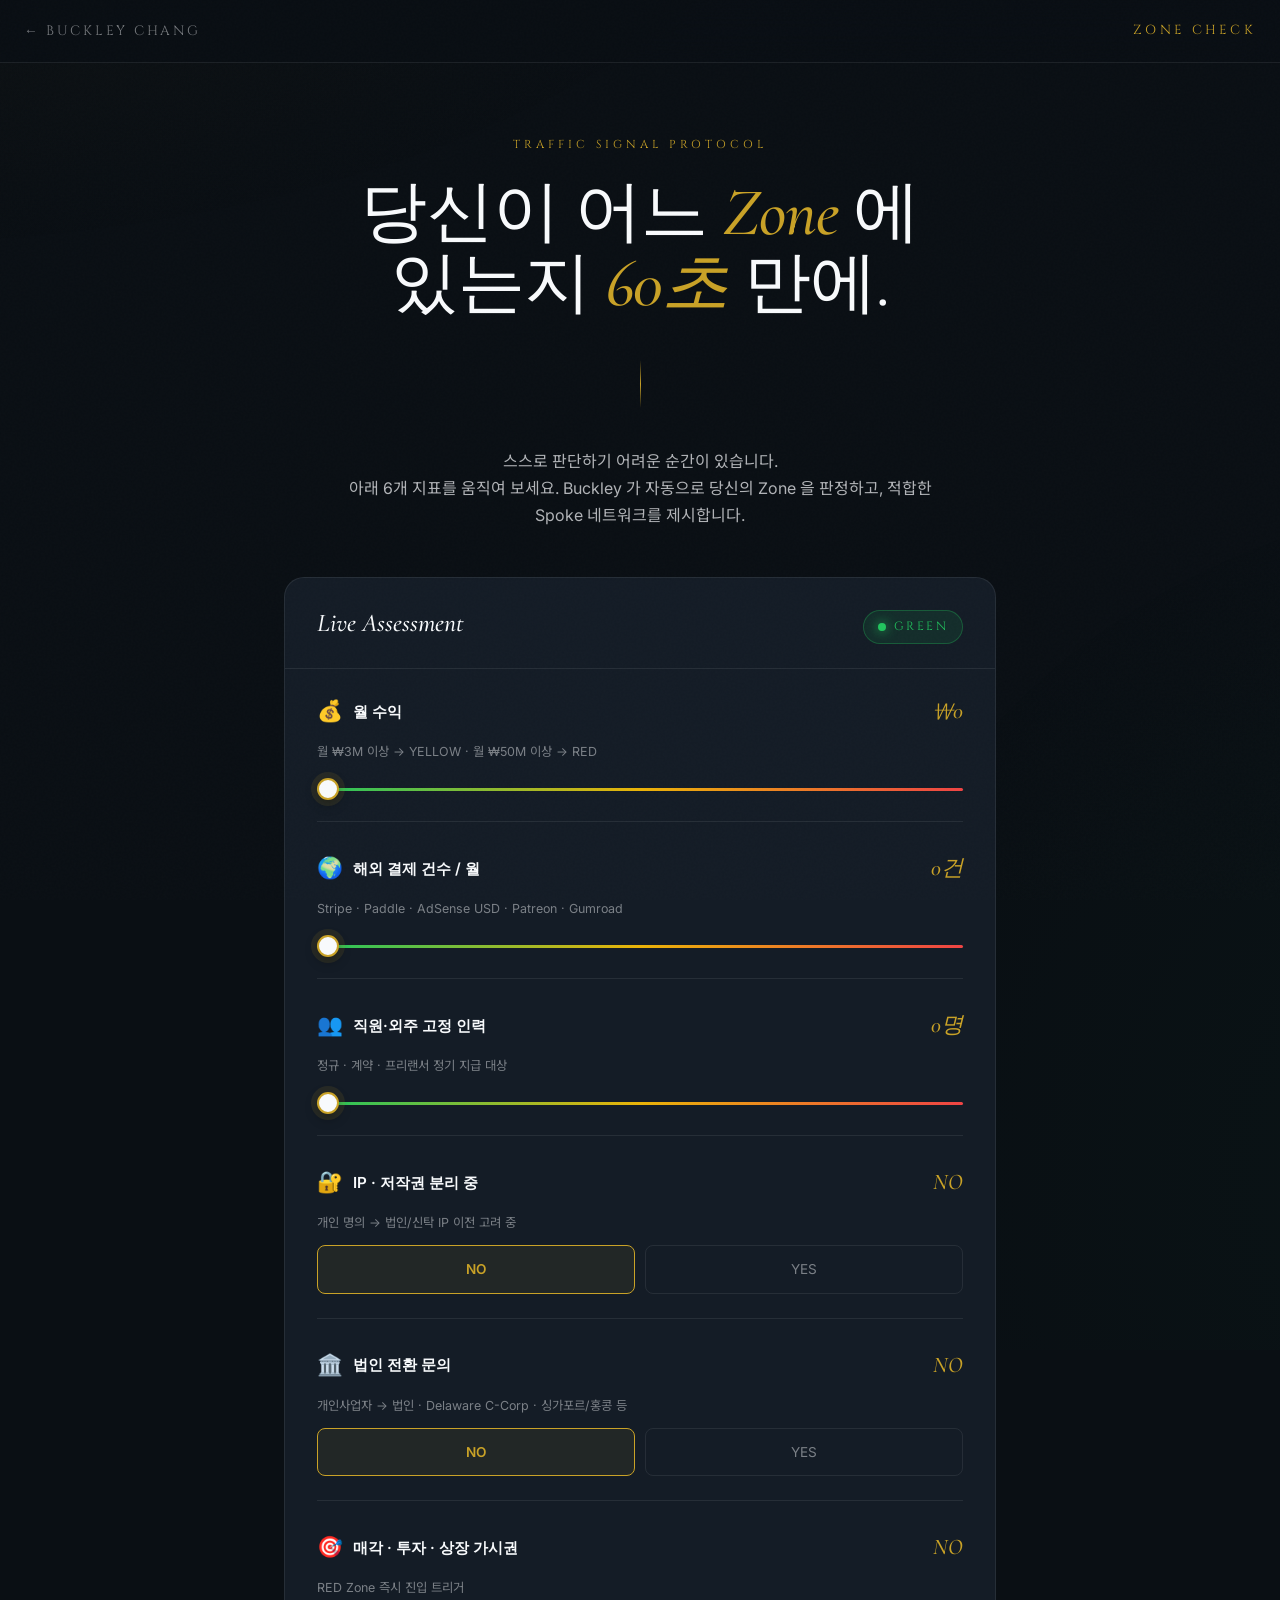
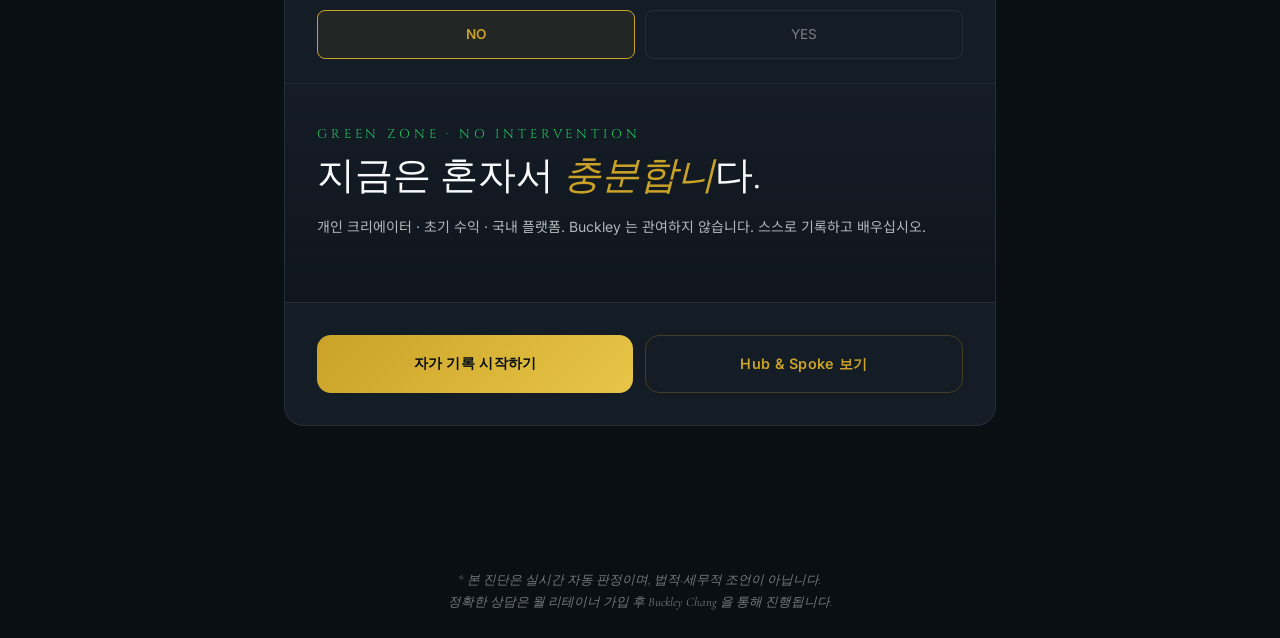
<file: zone-check/index.html>
<!DOCTYPE html>
<html lang="ko">
<head>
<meta charset="UTF-8">
<meta name="viewport" content="width=device-width,initial-scale=1">
<title>Zone Check · Buckley Chang</title>
<meta name="description" content="Traffic Signal Protocol — 당신이 어느 Zone 에 있는지 60초 진단">
<meta name="theme-color" content="#0a0f14">
<link rel="icon" type="image/svg+xml" href="/assets/icons/favicon.svg">
<link rel="stylesheet" href="/assets/css/tokens.css">
<link rel="stylesheet" href="/assets/css/base.css">
<link rel="preconnect" href="https://fonts.googleapis.com">
<link rel="preconnect" href="https://fonts.gstatic.com" crossorigin>
<link href="https://fonts.googleapis.com/css2?family=Cinzel:wght@500;600;700&family=Cormorant+Garamond:ital,wght@0,400;0,500;0,600;1,400&family=Inter:wght@400;500;600;700&family=Noto+Sans+KR:wght@400;500;700&display=swap" rel="stylesheet">
<style>
  body { font-family: 'Inter', 'Noto Sans KR', sans-serif; background: var(--bg); color: var(--text); min-height: 100vh; overflow-x: hidden; }

  /* Header */
  .head {
    position: sticky; top: 0; z-index: 10;
    padding: 20px 24px;
    background: rgba(10,15,20,.85);
    backdrop-filter: blur(18px);
    border-bottom: 1px solid var(--border);
    display: flex; justify-content: space-between; align-items: center;
  }
  .head a.home {
    font-family: 'Cinzel', serif;
    font-size: .85rem;
    letter-spacing: .2em;
    color: var(--text-muted);
    text-decoration: none;
  }
  .head a.home:hover { color: var(--gold); }
  .head .title {
    font-family: 'Cinzel', serif;
    font-size: .82rem;
    letter-spacing: .25em;
    color: var(--gold);
  }

  /* Hero */
  .hero { padding: 72px 24px 48px; text-align: center; max-width: 860px; margin: 0 auto; }
  .hero .eyebrow {
    font-family: 'Cinzel', serif;
    font-size: .72rem;
    letter-spacing: .35em;
    color: var(--gold);
    margin-bottom: 24px;
  }
  .hero h1 {
    font-family: 'Cormorant Garamond', serif;
    font-size: clamp(2.4rem, 6vw, 4.2rem);
    font-weight: 500;
    letter-spacing: -.01em;
    line-height: 1.05;
    margin-bottom: 20px;
  }
  .hero h1 em {
    font-style: italic;
    color: var(--gold);
    font-family: 'Cormorant Garamond', serif;
  }
  .hero .sub {
    font-size: 1rem;
    color: var(--text-secondary);
    line-height: 1.7;
    max-width: 620px;
    margin: 0 auto;
  }
  .hero .divider {
    width: 1px; height: 48px; background: linear-gradient(to bottom, transparent, var(--gold), transparent);
    margin: 40px auto;
  }

  /* Wizard Container */
  .wizard {
    max-width: 760px;
    margin: 0 auto 120px;
    padding: 0 24px;
  }
  .wizard-shell {
    background: var(--bg-card);
    border: 1px solid var(--border);
    border-radius: var(--radius-lg);
    overflow: hidden;
  }
  .wizard-header {
    padding: 24px 32px;
    border-bottom: 1px solid var(--border);
    display: flex; justify-content: space-between; align-items: baseline;
  }
  .wizard-header h2 {
    font-family: 'Cormorant Garamond', serif;
    font-size: 1.6rem;
    font-weight: 500;
    font-style: italic;
  }
  .wizard-header .zone-pill {
    display: inline-flex; align-items: center; gap: 8px;
    padding: 6px 14px;
    border-radius: var(--radius-full);
    font-family: 'Cinzel', serif;
    font-size: .75rem;
    letter-spacing: .2em;
    transition: all .4s ease;
  }
  .zone-pill.green  { background: rgba(34,197,94,.1);  color: var(--green);  border: 1px solid rgba(34,197,94,.3); }
  .zone-pill.yellow { background: rgba(234,179,8,.1);  color: var(--yellow); border: 1px solid rgba(234,179,8,.3); }
  .zone-pill.red    { background: rgba(239,68,68,.1);  color: var(--red);    border: 1px solid rgba(239,68,68,.3); }
  .zone-pill .dot { width: 8px; height: 8px; border-radius: 50%; background: currentColor; box-shadow: 0 0 12px currentColor; }

  /* Triggers */
  .triggers { padding: 24px 32px; display: flex; flex-direction: column; gap: 28px; }
  .trigger-row {
    border-bottom: 1px solid var(--border);
    padding-bottom: 24px;
  }
  .trigger-row:last-child { border-bottom: none; padding-bottom: 0; }
  .trigger-head { display: flex; justify-content: space-between; align-items: baseline; margin-bottom: 12px; gap: 16px; }
  .trigger-head .label { display: flex; align-items: center; gap: 10px; }
  .trigger-head .icon { font-size: 1.3rem; }
  .trigger-head .text {
    font-family: 'Inter', sans-serif;
    font-weight: 600;
    font-size: .95rem;
    color: var(--text);
  }
  .trigger-head .value {
    font-family: 'Cormorant Garamond', serif;
    font-style: italic;
    font-size: 1.4rem;
    font-weight: 500;
    color: var(--gold);
    transition: color .2s;
  }
  .trigger-row.hit-yellow .value { color: var(--yellow); }
  .trigger-row.hit-red    .value { color: var(--red); }
  .trigger-desc {
    font-size: .78rem;
    color: var(--text-muted);
    line-height: 1.6;
    margin-bottom: 12px;
  }

  /* Slider */
  input[type=range] {
    width: 100%;
    -webkit-appearance: none; appearance: none;
    background: transparent;
    cursor: pointer;
    outline: none;
  }
  input[type=range]::-webkit-slider-runnable-track {
    height: 3px;
    background: linear-gradient(to right, var(--green) 0%, var(--yellow) 50%, var(--red) 100%);
    border-radius: 999px;
  }
  input[type=range]::-moz-range-track {
    height: 3px;
    background: linear-gradient(to right, var(--green) 0%, var(--yellow) 50%, var(--red) 100%);
    border-radius: 999px;
  }
  input[type=range]::-webkit-slider-thumb {
    -webkit-appearance: none;
    width: 22px; height: 22px; border-radius: 50%;
    background: var(--text); border: 2px solid var(--gold);
    box-shadow: 0 0 0 6px rgba(201,162,39,.1), 0 4px 12px rgba(0,0,0,.4);
    margin-top: -10px;
    transition: all .15s ease;
  }
  input[type=range]::-webkit-slider-thumb:hover { transform: scale(1.1); }
  input[type=range]::-moz-range-thumb {
    width: 22px; height: 22px; border-radius: 50%;
    background: var(--text); border: 2px solid var(--gold);
    box-shadow: 0 0 0 6px rgba(201,162,39,.1);
  }

  /* Toggle */
  .toggle-wrap {
    display: flex; gap: 10px;
  }
  .toggle-btn {
    flex: 1;
    padding: 12px 16px;
    background: transparent;
    border: 1px solid var(--border);
    border-radius: var(--radius-sm);
    color: var(--text-muted);
    font-family: inherit;
    font-size: .85rem;
    cursor: pointer;
    transition: all .2s;
  }
  .toggle-btn:hover { border-color: var(--gold-light); color: var(--text); }
  .toggle-btn.active {
    background: var(--gold-dim);
    border-color: var(--gold);
    color: var(--gold);
    font-weight: 600;
  }

  /* Verdict */
  .verdict {
    padding: 40px 32px;
    border-top: 1px solid var(--border);
    background: linear-gradient(180deg, transparent, var(--bg-elevated));
  }
  .verdict-zone {
    font-family: 'Cinzel', serif;
    font-size: .8rem;
    letter-spacing: .3em;
    margin-bottom: 8px;
    transition: color .4s;
  }
  .verdict.zone-green  .verdict-zone { color: var(--green); }
  .verdict.zone-yellow .verdict-zone { color: var(--yellow); }
  .verdict.zone-red    .verdict-zone { color: var(--red); }

  .verdict-headline {
    font-family: 'Cormorant Garamond', serif;
    font-size: clamp(1.6rem, 4vw, 2.4rem);
    font-weight: 500;
    line-height: 1.2;
    margin-bottom: 16px;
  }
  .verdict-headline em { font-style: italic; color: var(--gold); }

  .verdict-description {
    color: var(--text-secondary);
    line-height: 1.7;
    margin-bottom: 24px;
  }

  .hit-list {
    list-style: none; padding: 0;
    display: flex; flex-direction: column; gap: 8px;
    margin-bottom: 24px;
    padding-top: 20px;
    border-top: 1px dashed var(--border);
  }
  .hit-item {
    display: flex; align-items: center; gap: 10px;
    font-size: .82rem;
    color: var(--text-secondary);
  }
  .hit-item .chip {
    display: inline-block; padding: 2px 8px;
    border-radius: var(--radius-sm);
    font-family: 'Cinzel', serif;
    font-size: .65rem; letter-spacing: .15em;
  }
  .hit-item .chip.yellow { background: rgba(234,179,8,.15); color: var(--yellow); }
  .hit-item .chip.red    { background: rgba(239,68,68,.15); color: var(--red); }

  /* Spokes */
  .spoke-section {
    padding: 32px;
    border-top: 1px solid var(--border);
  }
  .spoke-section h3 {
    font-family: 'Cinzel', serif;
    font-size: .78rem; letter-spacing: .3em;
    color: var(--gold);
    margin-bottom: 20px;
  }
  .spoke-grid {
    display: grid;
    grid-template-columns: repeat(auto-fit, minmax(240px, 1fr));
    gap: 12px;
  }
  .spoke-card {
    padding: 20px;
    background: var(--bg);
    border: 1px solid var(--border);
    border-left: 3px solid var(--cat-color, var(--gold));
    border-radius: var(--radius-md);
    transition: all .2s;
  }
  .spoke-card:hover {
    border-color: var(--gold);
    transform: translateY(-2px);
  }
  .spoke-card .cat {
    font-family: 'Cinzel', serif;
    font-size: .65rem; letter-spacing: .2em;
    color: var(--cat-color, var(--gold));
    margin-bottom: 8px;
  }
  .spoke-card h4 {
    display: flex; align-items: center; gap: 8px;
    font-size: .95rem; font-weight: 700;
    margin-bottom: 4px;
  }
  .spoke-card .name-en {
    font-family: 'Cormorant Garamond', serif;
    font-style: italic;
    font-size: .78rem;
    color: var(--text-muted);
    margin-bottom: 12px;
  }
  .spoke-card .scope {
    font-size: .78rem;
    color: var(--text-secondary);
    line-height: 1.6;
    margin-bottom: 10px;
  }
  .spoke-card .fee {
    font-size: .75rem;
    color: var(--gold-pale);
    padding-top: 8px;
    border-top: 1px dashed var(--border);
  }
  .spoke-card .partner-link {
    display: inline-block;
    margin-top: 8px;
    font-size: .72rem;
    color: var(--gold);
    text-decoration: none;
  }

  /* CTA */
  .cta-row {
    display: flex; gap: 12px;
    padding: 32px;
    border-top: 1px solid var(--border);
    flex-wrap: wrap;
  }
  .cta-btn {
    flex: 1;
    min-width: 200px;
    padding: 16px 24px;
    border-radius: var(--radius-md);
    font-family: 'Inter', sans-serif;
    font-weight: 600;
    font-size: .9rem;
    text-align: center;
    text-decoration: none;
    letter-spacing: .02em;
    transition: all .2s;
    cursor: pointer;
    border: none;
  }
  .cta-btn.primary {
    background: linear-gradient(135deg, var(--gold), var(--gold-light));
    color: var(--bg);
  }
  .cta-btn.primary:hover { transform: translateY(-2px); box-shadow: var(--shadow-gold); }
  .cta-btn.secondary {
    background: transparent;
    border: 1px solid var(--border-gold);
    color: var(--gold);
  }
  .cta-btn.secondary:hover { background: var(--gold-dim); }

  /* Note */
  .note {
    max-width: 760px; margin: 0 auto 80px;
    padding: 24px;
    font-size: .8rem;
    color: var(--text-muted);
    line-height: 1.7;
    text-align: center;
    font-family: 'Cormorant Garamond', serif;
    font-style: italic;
  }
</style>
</head>
<body>

<header class="head">
  <a href="/" class="home">← BUCKLEY CHANG</a>
  <span class="title">ZONE CHECK</span>
</header>

<section class="hero">
  <div class="eyebrow">TRAFFIC SIGNAL PROTOCOL</div>
  <h1>당신이 어느 <em>Zone</em> 에<br>있는지 <em>60초</em> 만에.</h1>
  <div class="divider"></div>
  <p class="sub">
    스스로 판단하기 어려운 순간이 있습니다.<br>
    아래 6개 지표를 움직여 보세요. Buckley 가 자동으로 당신의 Zone 을 판정하고,
    적합한 Spoke 네트워크를 제시합니다.
  </p>
</section>

<section class="wizard">
  <div class="wizard-shell">

    <div class="wizard-header">
      <h2>Live Assessment</h2>
      <span id="zonePill" class="zone-pill green">
        <span class="dot"></span>
        <span id="zoneLabel">GREEN</span>
      </span>
    </div>

    <div class="triggers" id="triggers"></div>

    <div class="verdict zone-green" id="verdict">
      <div class="verdict-zone" id="verdictZone">GREEN ZONE · NO INTERVENTION</div>
      <div class="verdict-headline" id="verdictHeadline">지금은 <em>혼자서</em> 충분합니다.</div>
      <div class="verdict-description" id="verdictDesc">—</div>
      <ul class="hit-list" id="hitList" style="display:none;"></ul>
    </div>

    <div class="spoke-section" id="spokeSection" style="display:none;">
      <h3>RECOMMENDED SPOKES</h3>
      <div class="spoke-grid" id="spokeGrid"></div>
    </div>

    <div class="cta-row">
      <a class="cta-btn primary" id="ctaPrimary" href="/services/">상세 서비스 보기</a>
      <a class="cta-btn secondary" href="/partners/">Hub & Spoke 보기</a>
    </div>

  </div>
</section>

<p class="note">
  * 본 진단은 실시간 자동 판정이며, 법적·세무적 조언이 아닙니다.<br>
  정확한 상담은 월 리테이너 가입 후 Buckley Chang 을 통해 진행됩니다.
</p>

<script type="module">
  import { evaluate, getZoneData, formatKRW } from '/assets/js/zone-checker.js';

  const state = {
    monthly_revenue: 0,
    foreign_payment: 0,
    employees: 0,
    ip_separation: false,
    entity_inquiry: false,
    exit_in_sight: false,
  };

  const triggersBox = document.getElementById('triggers');
  const verdictBox = document.getElementById('verdict');

  function formatValue(trig, val) {
    if (trig.unit === 'KRW') return formatKRW(val);
    if (trig.type === 'boolean') return val ? 'YES' : 'NO';
    if (trig.unit) return `${val.toLocaleString('ko-KR')}${trig.unit}`;
    return val;
  }

  async function init() {
    const { zones } = await getZoneData();
    const triggers = zones.triggers;

    triggers.forEach(trig => {
      const row = document.createElement('div');
      row.className = 'trigger-row';
      row.dataset.id = trig.id;

      let controlHtml = '';
      if (trig.type === 'number') {
        controlHtml = `
          <input type="range" min="0" max="${trig.max}" step="${trig.step}"
                 value="${trig.default}" data-id="${trig.id}" class="tr-slider">
        `;
      } else {
        controlHtml = `
          <div class="toggle-wrap">
            <button class="toggle-btn active" data-id="${trig.id}" data-val="false">NO</button>
            <button class="toggle-btn"        data-id="${trig.id}" data-val="true">YES</button>
          </div>
        `;
      }

      row.innerHTML = `
        <div class="trigger-head">
          <div class="label">
            <span class="icon">${trig.icon}</span>
            <span class="text">${trig.label}</span>
          </div>
          <span class="value" data-value="${trig.id}">${formatValue(trig, trig.default)}</span>
        </div>
        <div class="trigger-desc">${trig.description}</div>
        ${controlHtml}
      `;
      triggersBox.appendChild(row);
    });

    // Wire up
    triggersBox.querySelectorAll('.tr-slider').forEach(slider => {
      slider.addEventListener('input', (e) => {
        const id = e.target.dataset.id;
        const val = Number(e.target.value);
        state[id] = val;
        const trig = triggers.find(t => t.id === id);
        document.querySelector(`[data-value="${id}"]`).textContent = formatValue(trig, val);
        update();
      });
    });
    triggersBox.querySelectorAll('.toggle-btn').forEach(btn => {
      btn.addEventListener('click', (e) => {
        const id = e.target.dataset.id;
        const val = e.target.dataset.val === 'true';
        state[id] = val;
        const trig = triggers.find(t => t.id === id);
        triggersBox.querySelectorAll(`.toggle-btn[data-id="${id}"]`).forEach(b => b.classList.remove('active'));
        e.target.classList.add('active');
        document.querySelector(`[data-value="${id}"]`).textContent = formatValue(trig, val);
        update();
      });
    });

    update();
  }

  async function update() {
    const { zone, zoneData, hits, spokes } = await evaluate(state);

    // Pill + Verdict
    const pill = document.getElementById('zonePill');
    pill.className = 'zone-pill ' + zone;
    document.getElementById('zoneLabel').textContent = zone.toUpperCase();

    verdictBox.className = 'verdict zone-' + zone;
    document.getElementById('verdictZone').textContent = `${zoneData.code} ZONE · ${zoneData.label.toUpperCase()}`;
    document.getElementById('verdictHeadline').innerHTML = zoneData.headline_ko.replace(/([가-힣]+)(습니다|입니다|다)/, '<em>$1</em>$2');
    document.getElementById('verdictDesc').textContent = zoneData.description;

    // Hit list
    const hitList = document.getElementById('hitList');
    if (hits.length > 0) {
      hitList.style.display = 'flex';
      hitList.innerHTML = hits.map(h => `
        <li class="hit-item">
          <span class="chip ${h.level}">${h.level.toUpperCase()}</span>
          <span>${h.trigger.icon} ${h.trigger.label}</span>
        </li>
      `).join('');
    } else {
      hitList.style.display = 'none';
    }

    // Reflect row hit color
    document.querySelectorAll('.trigger-row').forEach(row => {
      row.classList.remove('hit-yellow', 'hit-red');
      const hit = hits.find(h => h.trigger.id === row.dataset.id);
      if (hit) row.classList.add('hit-' + hit.level);
    });

    // Spokes
    const spokeBox = document.getElementById('spokeGrid');
    const spokeSection = document.getElementById('spokeSection');
    if (spokes.length > 0) {
      spokeSection.style.display = 'block';
      spokeBox.innerHTML = spokes.map(s => `
        <article class="spoke-card" style="--cat-color: ${s.color};">
          <div class="cat">${s.category.toUpperCase()}</div>
          <h4>${s.icon} ${s.name}</h4>
          <div class="name-en">${s.name_en}</div>
          <div class="scope">${s.scope.join(' · ')}</div>
          <div class="fee">${s.typical_fee}</div>
          ${s.internal_partner && s.internal_partner !== '—' && !s.internal_partner.includes('Buckley')
            ? `<a class="partner-link" href="/partners/#${s.id}" target="_self">→ DTSLIB 내부 파트너</a>`
            : ''}
        </article>
      `).join('');
    } else {
      spokeSection.style.display = 'none';
    }

    // CTA
    document.getElementById('ctaPrimary').href = zoneData.cta_link;
    document.getElementById('ctaPrimary').textContent = zoneData.cta;
  }

  init();
</script>

</body>
</html>
</file>
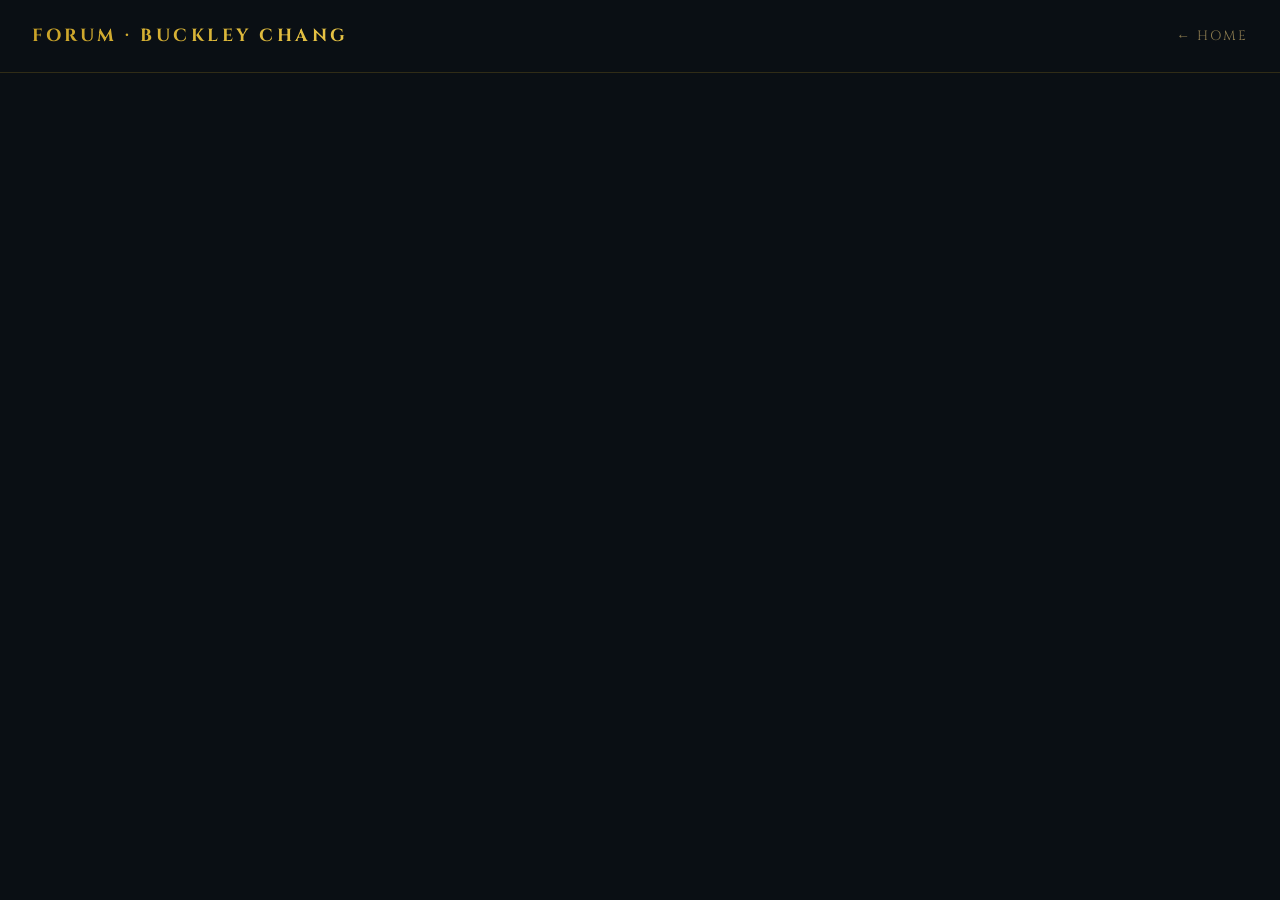
<file: forum.html>
<!DOCTYPE html>
<html lang="ko">
<head>
<meta charset="UTF-8">
<meta name="viewport" content="width=device-width,initial-scale=1">
<title>Forum · Buckley Chang</title>
<meta name="description" content="Buckley 길드원·고객 공용 Discord 포럼">
<link rel="icon" type="image/svg+xml" href="/assets/icons/favicon.svg">
<link rel="stylesheet" href="/assets/discord/discord.css">
<link rel="stylesheet" href="/assets/discord/buckleychang-theme.css">
<link href="https://fonts.googleapis.com/css2?family=Cinzel:wght@500;700&family=Inter:wght@400;500;700&display=swap" rel="stylesheet">
<style>
  * { box-sizing:border-box; margin:0; padding:0; }
  body { background:var(--bg); color:var(--text); font-family:'Inter',sans-serif; min-height:100vh; }
  .forum-header {
    display:flex; align-items:center; justify-content:space-between;
    padding:1.5rem 2rem;
    border-bottom:1px solid rgba(201,162,39,.2);
  }
  .forum-header h1 {
    font-family: 'Cinzel', serif;
    font-weight: 700;
    background: linear-gradient(135deg, #c9a227, #e8c547);
    -webkit-background-clip: text; background-clip: text;
    color: transparent;
    font-size: 1.1rem; letter-spacing: .2em;
  }
  .back-link { color: var(--muted); text-decoration: none; font-size: .85rem; font-family: 'Cinzel', serif; letter-spacing: .15em; }
  .back-link:hover { color: var(--gold); }
  #forum-wrap { padding: 1rem 2rem; min-height: 80vh; }
  .placeholder-card {
    max-width: 560px; margin: 40px auto; padding: 48px;
    background: rgba(201,162,39,.04); border: 1px dashed rgba(201,162,39,.3);
    border-radius: 20px; text-align: center;
  }
  .placeholder-card h2 {
    font-family: 'Cinzel', serif;
    margin-bottom: 16px; font-size: .9rem; letter-spacing: .25em;
    color: var(--gold);
  }
  .placeholder-card p { color: var(--muted); font-size: .9rem; line-height: 1.7; margin-bottom: 12px; }
  .placeholder-card code { background: rgba(0,0,0,.4); padding: 2px 8px; border-radius: 4px; color: var(--gold); font-size: .8rem; }
</style>
</head>
<body>
<header class="forum-header">
  <h1>FORUM · BUCKLEY CHANG</h1>
  <a href="/" class="back-link">← HOME</a>
</header>
<div id="forum-wrap"></div>
<script type="module">
  import { CFG } from '/assets/discord/config.js';
  import { injectForum } from '/assets/discord/widget-embed.js';
  const wrap = document.getElementById('forum-wrap');
  const isReady = CFG.FORUM_CH && !CFG.FORUM_CH.startsWith('PLACEHOLDER');
  if (isReady) {
    injectForum(wrap);
  } else {
    wrap.innerHTML = `
      <div class="placeholder-card">
        <h2>DISCORD FORUM · AWAITING CONFIGURATION</h2>
        <p>박씨가 <code>/assets/discord/config.js</code> 의 <code>FORUM_CH</code> 값을
        입력하면 Discord 포럼이 여기에 표시됩니다.</p>
        <p style="margin-top:16px;font-size:.8rem;color:var(--muted);">
        GUILD 는 phoneparis / papafly / namoneygoal 와 공유 중. buckleychang 전용 포럼 채널 ID 만 추가하면 됩니다.
        </p>
      </div>
    `;
  }
</script>
</body>
</html>
</file>
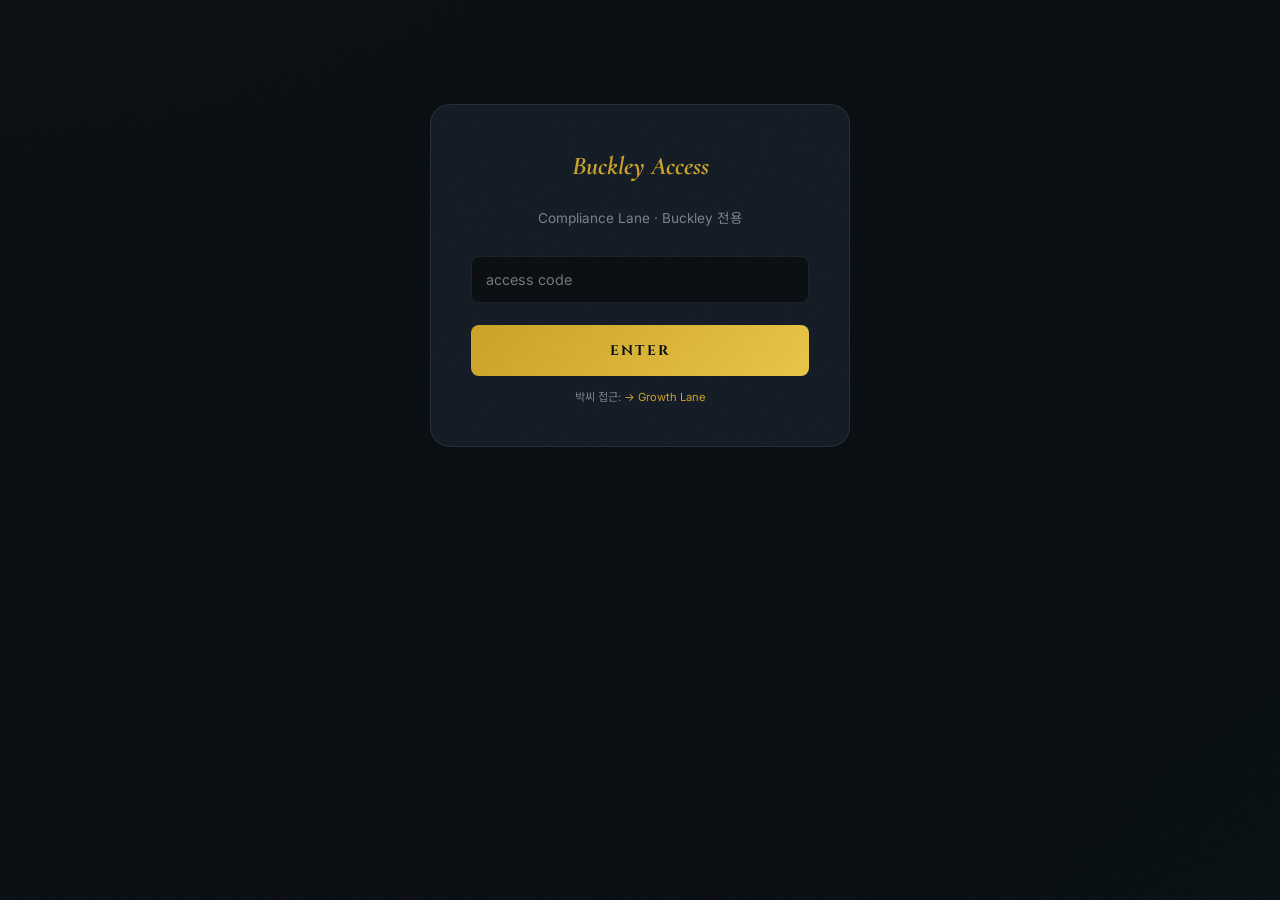
<file: staff/buckley.html>
<!DOCTYPE html>
<html lang="ko">
<head>
<meta charset="UTF-8">
<meta name="viewport" content="width=device-width,initial-scale=1">
<title>Buckley · Staff Portal</title>
<meta name="robots" content="noindex, nofollow">
<link rel="icon" type="image/svg+xml" href="/assets/icons/favicon.svg">
<link rel="stylesheet" href="/assets/css/tokens.css">
<link rel="stylesheet" href="/assets/css/base.css">
<link href="https://fonts.googleapis.com/css2?family=Cinzel:wght@500;700&family=Cormorant+Garamond:ital,wght@0,500;1,500&family=Inter:wght@400;500;700&family=Noto+Sans+KR:wght@400;500;700&display=swap" rel="stylesheet">
<style>
  body { font-family:'Inter','Noto Sans KR',sans-serif; background:var(--bg); color:var(--text); min-height:100vh; padding:24px; }
  .wrap { max-width: 1120px; margin: 0 auto; }
  .top { display:flex; justify-content:space-between; align-items:center; padding-bottom: 20px; border-bottom: 1px solid var(--border); margin-bottom: 40px; }
  .brand { display:flex; align-items:center; gap: 14px; }
  .brand-mark { font-family:'Cinzel',serif; font-weight:700; color:var(--gold); letter-spacing:.3em; font-size:.9rem; }
  .lane { font-family:'Cormorant Garamond',serif; font-style:italic; color:var(--text-muted); font-size:.9rem; }
  .links a { font-family:'Cinzel',serif; font-size:.7rem; letter-spacing:.2em; color:var(--text-muted); text-decoration:none; margin-left:20px; }
  .links a:hover { color:var(--gold); }
  .links a.active { color:var(--gold); }

  .gate { max-width: 420px; margin: 80px auto; padding: 40px; background: var(--bg-card); border: 1px solid var(--border); border-radius: var(--radius-lg); text-align: center; }
  .gate h2 { font-family:'Cormorant Garamond',serif; font-style:italic; margin-bottom:20px; font-size:1.6rem; color: var(--gold); }
  .gate input { width: 100%; padding: 14px; margin: 10px 0; background: var(--bg); border: 1px solid var(--border); border-radius: var(--radius-sm); color: var(--text); font-family: inherit; font-size:.9rem; outline: none; }
  .gate button { width: 100%; padding: 14px; background: linear-gradient(135deg, var(--gold), var(--gold-light)); color: var(--bg); border: none; border-radius: var(--radius-sm); font-weight: 700; cursor: pointer; font-family:'Cinzel',serif; letter-spacing:.15em; margin-top: 12px; }
  .hidden { display: none !important; }

  .eyebrow { font-family:'Cinzel',serif; font-size:.7rem; letter-spacing:.3em; color:var(--gold); margin-bottom:8px; }
  h1.page-title { font-family:'Cormorant Garamond',serif; font-style: italic; font-size: 2.5rem; font-weight: 500; margin-bottom: 32px; }
  h1.page-title strong { color: var(--gold); font-style: normal; font-weight: 700; }

  .grid { display: grid; grid-template-columns: repeat(auto-fit, minmax(220px, 1fr)); gap: 16px; margin-bottom: 40px; }
  .card { background: var(--bg-card); border: 1px solid var(--border); border-radius: var(--radius-md); padding: 24px; }
  .card .label { font-family: 'Cinzel',serif; font-size: .65rem; letter-spacing: .25em; color: var(--text-muted); margin-bottom: 8px; }
  .card .value { font-family: 'Cormorant Garamond',serif; font-size: 2.2rem; font-weight: 500; color: var(--text); }
  .card .value em { color: var(--gold); font-style: italic; }
  .card .foot { font-size: .78rem; color: var(--text-muted); margin-top: 4px; }

  .section { background: var(--bg-card); border: 1px solid var(--border); border-radius: var(--radius-md); padding: 28px; margin-bottom: 24px; }
  .section h2 { font-family:'Cinzel',serif; font-size: .8rem; letter-spacing: .25em; color: var(--gold); margin-bottom: 20px; }
  .list-row { display: flex; justify-content: space-between; align-items: center; padding: 12px 0; border-bottom: 1px solid var(--border); font-size: .9rem; }
  .list-row:last-child { border-bottom: none; }
  .chip { font-family:'Cinzel',serif; font-size: .6rem; letter-spacing: .2em; padding: 3px 9px; border-radius: 999px; }
  .chip.green  { background: rgba(34,197,94,.12); color: var(--green); }
  .chip.yellow { background: rgba(234,179,8,.12); color: var(--yellow); }
  .chip.red    { background: rgba(239,68,68,.12); color: var(--red); }

  .action-grid { display: grid; grid-template-columns: repeat(auto-fit, minmax(180px, 1fr)); gap: 12px; }
  .action-btn {
    padding: 18px;
    background: var(--bg);
    border: 1px solid var(--border);
    border-radius: var(--radius-sm);
    color: var(--text);
    text-decoration: none;
    text-align: center;
    transition: all .2s;
    font-size: .85rem;
  }
  .action-btn:hover { border-color: var(--gold); transform: translateY(-2px); }
  .action-btn .icon { font-size: 1.4rem; display: block; margin-bottom: 8px; }

  .empty { text-align: center; padding: 40px 20px; color: var(--text-muted); font-family: 'Cormorant Garamond',serif; font-style: italic; }
</style>
</head>
<body>
<div class="wrap">

  <div id="gate" class="gate">
    <h2>Buckley Access</h2>
    <p style="font-size:.85rem;color:var(--text-muted);margin-bottom:16px;">Compliance Lane · Buckley 전용</p>
    <input type="password" id="accessCode" placeholder="access code">
    <button onclick="enter()">ENTER</button>
    <p style="font-size:.7rem;color:var(--text-muted);margin-top:12px;">박씨 접근: <a href="./parksy.html" style="color:var(--gold);text-decoration:none;">→ Growth Lane</a></p>
  </div>

  <div id="dashboard" class="hidden">
    <div class="top">
      <div class="brand">
        <span class="brand-mark">BUCKLEY</span>
        <span class="lane">Compliance · Reality Interface</span>
      </div>
      <div class="links">
        <a href="./buckley.html" class="active">BUCKLEY</a>
        <a href="./parksy.html">PARKSY</a>
        <a href="./">PORTAL</a>
        <a href="#" onclick="logout();return false;">LOGOUT</a>
      </div>
    </div>

    <div class="eyebrow">COMPLIANCE LANE</div>
    <h1 class="page-title">Client <strong>zones</strong> & <em>routing</em>.</h1>

    <div class="grid">
      <div class="card"><div class="label">ACTIVE CLIENTS</div><div class="value"><em>—</em></div><div class="foot">진단 완료 · 월 리테이너</div></div>
      <div class="card"><div class="label">YELLOW ZONE</div><div class="value"><em>—</em></div><div class="foot">자동 리뷰 대기</div></div>
      <div class="card"><div class="label">RED ZONE</div><div class="value"><em>—</em></div><div class="foot">전권 관제 중</div></div>
      <div class="card"><div class="label">SPOKE ROUTED / 월</div><div class="value"><em>—</em></div><div class="foot">Hub → Spoke 전달</div></div>
    </div>

    <div class="section">
      <h2>QUICK ACTIONS</h2>
      <div class="action-grid">
        <a href="/zone-check/" class="action-btn"><span class="icon">🚦</span>Zone Check 실행</a>
        <a href="/partners/" class="action-btn"><span class="icon">🔗</span>Spoke 네트워크</a>
        <a href="/services/" class="action-btn"><span class="icon">📋</span>서비스 공개 페이지</a>
        <a href="/forum.html" class="action-btn"><span class="icon">💬</span>Discord Forum</a>
      </div>
    </div>

    <div class="section">
      <h2>RECENT ZONE EVALUATIONS</h2>
      <div class="empty">아직 진단 이력이 없습니다. Zone Check 결과는 향후 data/zone-log.json 으로 누적됩니다.</div>
    </div>

    <div class="section">
      <h2>ROUTING LOG</h2>
      <div class="empty">Hub → Spoke 라우팅 기록. client-routing.json 연결 후 자동 표시됩니다.</div>
    </div>

  </div>
</div>

<script>
  const LS_KEY = 'bc_staff_buckley';
  function enter() {
    const code = document.getElementById('accessCode').value.trim();
    if (code !== '1126' && code !== 'buckley') {
      alert('access code invalid.');
      return;
    }
    sessionStorage.setItem(LS_KEY, JSON.stringify({ ts: Date.now() }));
    show();
  }
  function logout() { sessionStorage.removeItem(LS_KEY); location.reload(); }
  function show() {
    document.getElementById('gate').classList.add('hidden');
    document.getElementById('dashboard').classList.remove('hidden');
  }
  (function resume() {
    const raw = sessionStorage.getItem(LS_KEY);
    if (!raw) return;
    try {
      const { ts } = JSON.parse(raw);
      if (Date.now() - ts > 4*3600*1000) { sessionStorage.removeItem(LS_KEY); return; }
      show();
    } catch (e) {}
  })();
</script>
</body>
</html>
</file>
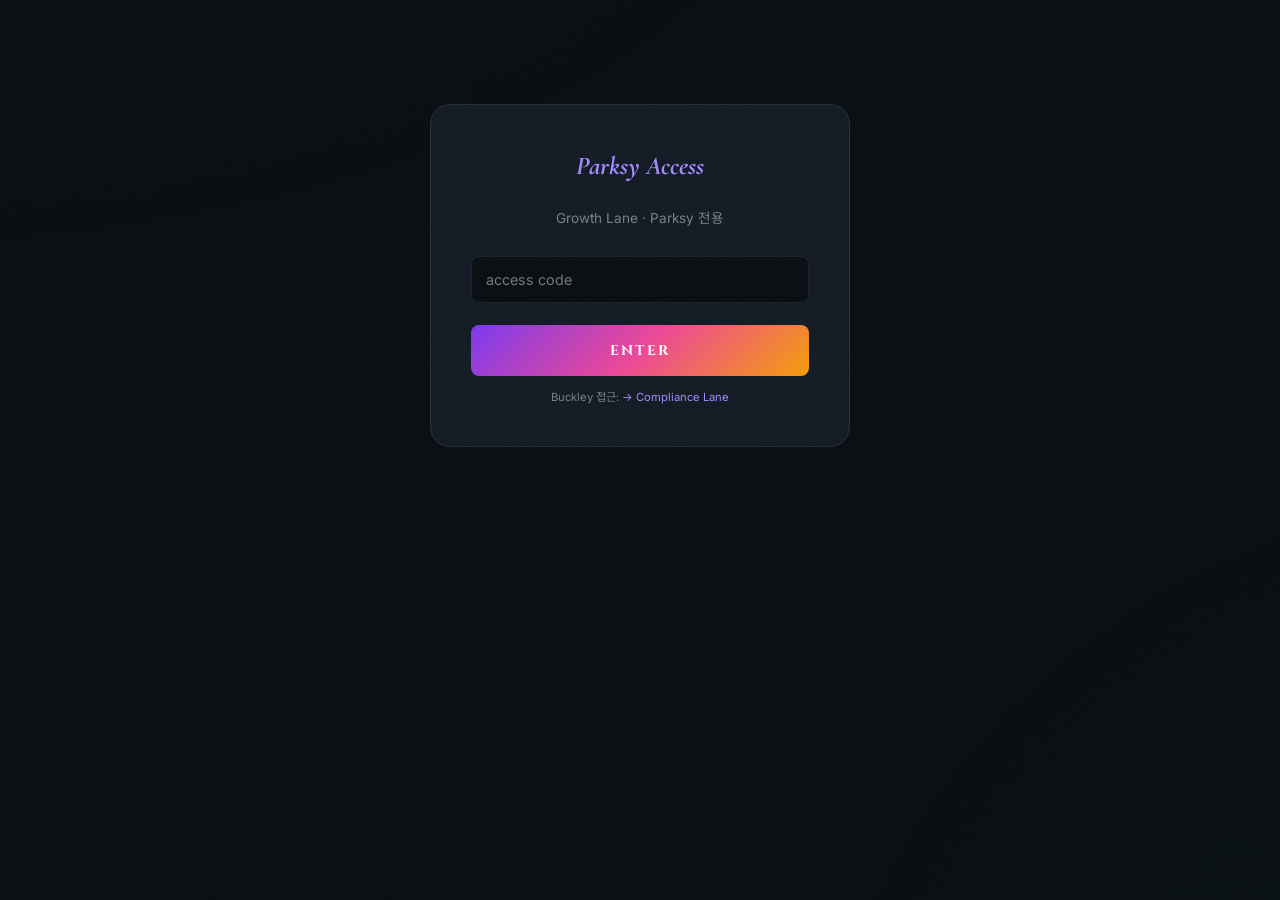
<file: staff/parksy.html>
<!DOCTYPE html>
<html lang="ko">
<head>
<meta charset="UTF-8">
<meta name="viewport" content="width=device-width,initial-scale=1">
<title>Parksy · Staff Portal</title>
<meta name="robots" content="noindex, nofollow">
<link rel="icon" type="image/svg+xml" href="/assets/icons/favicon.svg">
<link rel="stylesheet" href="/assets/css/tokens.css">
<link rel="stylesheet" href="/assets/css/base.css">
<link href="https://fonts.googleapis.com/css2?family=Cinzel:wght@500;700&family=Cormorant+Garamond:ital,wght@0,500;1,500&family=Inter:wght@400;500;700&family=Noto+Sans+KR:wght@400;500;700&display=swap" rel="stylesheet">
<style>
  body { font-family:'Inter','Noto Sans KR',sans-serif; background:var(--bg); color:var(--text); min-height:100vh; padding:24px; }
  .wrap { max-width: 1120px; margin: 0 auto; }
  .top { display:flex; justify-content:space-between; align-items:center; padding-bottom: 20px; border-bottom: 1px solid var(--border); margin-bottom: 40px; }
  .brand { display:flex; align-items:center; gap: 14px; }
  .brand-mark { font-family:'Cinzel',serif; font-weight:700; color:#A78BFA; letter-spacing:.3em; font-size:.9rem; }
  .lane { font-family:'Cormorant Garamond',serif; font-style:italic; color:var(--text-muted); font-size:.9rem; }
  .links a { font-family:'Cinzel',serif; font-size:.7rem; letter-spacing:.2em; color:var(--text-muted); text-decoration:none; margin-left:20px; }
  .links a:hover { color: #A78BFA; }
  .links a.active { color: #A78BFA; }

  .gate { max-width: 420px; margin: 80px auto; padding: 40px; background: var(--bg-card); border: 1px solid var(--border); border-radius: var(--radius-lg); text-align: center; }
  .gate h2 { font-family:'Cormorant Garamond',serif; font-style:italic; margin-bottom:20px; font-size:1.6rem; color: #A78BFA; }
  .gate input { width: 100%; padding: 14px; margin: 10px 0; background: var(--bg); border: 1px solid var(--border); border-radius: var(--radius-sm); color: var(--text); font-family: inherit; font-size:.9rem; outline: none; }
  .gate button { width: 100%; padding: 14px; background: linear-gradient(135deg, #7C3AED, #EC4899, #F59E0B); color: #fff; border: none; border-radius: var(--radius-sm); font-weight: 700; cursor: pointer; font-family:'Cinzel',serif; letter-spacing:.15em; margin-top: 12px; }
  .hidden { display: none !important; }

  .eyebrow { font-family:'Cinzel',serif; font-size:.7rem; letter-spacing:.3em; color:#A78BFA; margin-bottom:8px; }
  h1.page-title { font-family:'Cormorant Garamond',serif; font-style: italic; font-size: 2.5rem; font-weight: 500; margin-bottom: 32px; }
  h1.page-title strong { color: #A78BFA; font-style: normal; font-weight: 700; }

  .grid { display: grid; grid-template-columns: repeat(auto-fit, minmax(220px, 1fr)); gap: 16px; margin-bottom: 40px; }
  .card { background: var(--bg-card); border: 1px solid var(--border); border-radius: var(--radius-md); padding: 24px; }
  .card .label { font-family: 'Cinzel',serif; font-size: .65rem; letter-spacing: .25em; color: var(--text-muted); margin-bottom: 8px; }
  .card .value { font-family: 'Cormorant Garamond',serif; font-size: 2.2rem; font-weight: 500; color: var(--text); }
  .card .value em { color: #A78BFA; font-style: italic; }
  .card .foot { font-size: .78rem; color: var(--text-muted); margin-top: 4px; }

  .section { background: var(--bg-card); border: 1px solid var(--border); border-radius: var(--radius-md); padding: 28px; margin-bottom: 24px; }
  .section h2 { font-family:'Cinzel',serif; font-size: .8rem; letter-spacing: .25em; color: #A78BFA; margin-bottom: 20px; }
  .action-grid { display: grid; grid-template-columns: repeat(auto-fit, minmax(180px, 1fr)); gap: 12px; }
  .action-btn { padding: 18px; background: var(--bg); border: 1px solid var(--border); border-radius: var(--radius-sm); color: var(--text); text-decoration: none; text-align: center; transition: all .2s; font-size: .85rem; }
  .action-btn:hover { border-color: #A78BFA; transform: translateY(-2px); }
  .action-btn .icon { font-size: 1.4rem; display: block; margin-bottom: 8px; }

  .empty { text-align: center; padding: 40px 20px; color: var(--text-muted); font-family: 'Cormorant Garamond',serif; font-style: italic; }

  table { width: 100%; border-collapse: collapse; font-size: .85rem; }
  th, td { text-align: left; padding: 10px 12px; border-bottom: 1px solid var(--border); }
  th { font-family:'Cinzel',serif; font-size: .65rem; letter-spacing: .2em; color: var(--text-muted); }
  td a { color: var(--gold); text-decoration: none; }
</style>
</head>
<body>
<div class="wrap">

  <div id="gate" class="gate">
    <h2>Parksy Access</h2>
    <p style="font-size:.85rem;color:var(--text-muted);margin-bottom:16px;">Growth Lane · Parksy 전용</p>
    <input type="password" id="accessCode" placeholder="access code">
    <button onclick="enter()">ENTER</button>
    <p style="font-size:.7rem;color:var(--text-muted);margin-top:12px;">Buckley 접근: <a href="./buckley.html" style="color:#A78BFA;text-decoration:none;">→ Compliance Lane</a></p>
  </div>

  <div id="dashboard" class="hidden">
    <div class="top">
      <div class="brand">
        <span class="brand-mark">PARKSY</span>
        <span class="lane">Growth · System · Automation</span>
      </div>
      <div class="links">
        <a href="./buckley.html">BUCKLEY</a>
        <a href="./parksy.html" class="active">PARKSY</a>
        <a href="./">PORTAL</a>
        <a href="#" onclick="logout();return false;">LOGOUT</a>
      </div>
    </div>

    <div class="eyebrow">GROWTH LANE</div>
    <h1 class="page-title">DTSLIB <strong>ecosystem</strong> & <em>routing</em>.</h1>

    <div class="grid">
      <div class="card"><div class="label">ACTIVE REPOS</div><div class="value"><em>28</em></div><div class="foot">DTSLIB 완전수</div></div>
      <div class="card"><div class="label">LIVE DEPLOYMENTS</div><div class="value"><em>20+</em></div><div class="foot">Vercel · GitHub Pages</div></div>
      <div class="card"><div class="label">BUCKLEY ROUTINGS</div><div class="value"><em>—</em></div><div class="foot">이번 달 Spoke 연결</div></div>
      <div class="card"><div class="label">YOUTUBE CHANNELS</div><div class="value"><em>15</em></div><div class="foot">15채널 배포 매트릭스</div></div>
    </div>

    <div class="section">
      <h2>QUICK ACTIONS · PARKSY WORLD</h2>
      <div class="action-grid">
        <a href="https://namoneygoal.kr" target="_blank" class="action-btn"><span class="icon">🏠</span>namoneygoal</a>
        <a href="https://phoneparis.kr" target="_blank" class="action-btn"><span class="icon">📱</span>phoneparis</a>
        <a href="https://papafly.kr" target="_blank" class="action-btn"><span class="icon">🎌</span>papafly</a>
        <a href="https://buddies.kr" target="_blank" class="action-btn"><span class="icon">🤝</span>buddies</a>
        <a href="/partners/" class="action-btn"><span class="icon">🔗</span>Hub-Spoke</a>
        <a href="/services/" class="action-btn"><span class="icon">💎</span>Services</a>
      </div>
    </div>

    <div class="section">
      <h2>DTSLIB × BUCKLEY CROSS-ROUTING</h2>
      <table>
        <thead>
          <tr><th>SPOKE</th><th>INTERNAL PARTNER</th><th>TRIGGER</th></tr>
        </thead>
        <tbody>
          <tr><td>세무 자문</td><td><a href="https://namoneygoal.kr" target="_blank">namoneygoal/slot09</a></td><td>YELLOW</td></tr>
          <tr><td>법무·저작권</td><td><a href="https://namoneygoal.kr" target="_blank">namoneygoal/slot08</a></td><td>YELLOW</td></tr>
          <tr><td>부동산 감정·회계</td><td><a href="https://namoneygoal.kr" target="_blank">namoneygoal/slot10</a></td><td>YELLOW</td></tr>
          <tr><td>사무실·인프라</td><td><a href="https://buddies.kr" target="_blank">buddies.kr</a></td><td>YELLOW</td></tr>
          <tr><td>Fractional CFO</td><td>Buckley (direct)</td><td>RED</td></tr>
          <tr><td>국제 세무</td><td>Premia TNC · 이김컨설팅</td><td>RED</td></tr>
          <tr><td>Delaware C-Corp</td><td>Stripe Atlas · Firstbase</td><td>RED</td></tr>
        </tbody>
      </table>
    </div>

  </div>
</div>

<script>
  const LS_KEY = 'bc_staff_parksy';
  function enter() {
    const code = document.getElementById('accessCode').value.trim();
    if (code !== '1126' && code !== 'parksy') {
      alert('access code invalid.');
      return;
    }
    sessionStorage.setItem(LS_KEY, JSON.stringify({ ts: Date.now() }));
    show();
  }
  function logout() { sessionStorage.removeItem(LS_KEY); location.reload(); }
  function show() {
    document.getElementById('gate').classList.add('hidden');
    document.getElementById('dashboard').classList.remove('hidden');
  }
  (function resume() {
    const raw = sessionStorage.getItem(LS_KEY);
    if (!raw) return;
    try {
      const { ts } = JSON.parse(raw);
      if (Date.now() - ts > 4*3600*1000) { sessionStorage.removeItem(LS_KEY); return; }
      show();
    } catch (e) {}
  })();
</script>
</body>
</html>
</file>
<file: assets/css/tokens.css>
:root {
  /* Background */
  --bg: #0a0f14;
  --bg-elevated: #0f161d;
  --bg-card: #141c26;

  /* Gold */
  --gold: #c9a227;
  --gold-light: #e8c547;
  --gold-pale: #f4e4a6;
  --gold-dim: rgba(201,162,39,.08);
  --gold-glow: rgba(201,162,39,.15);

  /* Signal */
  --green: #22c55e;
  --yellow: #eab308;
  --red: #ef4444;

  /* Text */
  --text: #f8fafc;
  --text-secondary: rgba(248,250,252,.7);
  --text-muted: rgba(248,250,252,.45);
  --text-dim: rgba(248,250,252,.25);

  /* Border */
  --border: rgba(248,250,252,.08);
  --border-gold: rgba(201,162,39,.25);

  /* Spacing */
  --space-xs: 4px;
  --space-sm: 8px;
  --space-md: 16px;
  --space-lg: 24px;
  --space-xl: 40px;
  --space-2xl: 64px;

  /* Radius */
  --radius-sm: 8px;
  --radius-md: 14px;
  --radius-lg: 20px;
  --radius-xl: 28px;
  --radius-full: 9999px;

  /* Safe area */
  --safe-top: env(safe-area-inset-top, 0px);
  --safe-bottom: env(safe-area-inset-bottom, 0px);

  /* Shadow */
  --shadow-lg: 0 20px 60px rgba(0,0,0,.6);
  --shadow-gold: 0 8px 50px rgba(201,162,39,.15);

  /* Typography */
  --font-display: 'Cinzel', serif;
  --font-accent: 'Cormorant Garamond', Georgia, serif;
  --font-body: 'Inter', 'Noto Sans KR', -apple-system, sans-serif;
}
</file>
<file: assets/css/base.css>
/* ===== RESET ===== */
*, *::before, *::after { box-sizing: border-box; margin: 0; padding: 0; }
html { height: 100%; scroll-behavior: smooth; }

body {
  min-height: 100%;
  font-family: var(--font-body);
  font-size: 14px;
  background: var(--bg);
  color: var(--text);
  line-height: 1.65;
  -webkit-font-smoothing: antialiased;
  overflow-x: hidden;
}

a { color: inherit; text-decoration: none; }
button { font: inherit; cursor: pointer; border: none; background: none; }

/* ===== AMBIENT BACKGROUND ===== */
body::before {
  content: '';
  position: fixed;
  top: -50%; left: -50%;
  width: 200%; height: 200%;
  background:
    radial-gradient(ellipse 80% 60% at 20% 10%, rgba(201,162,39,.04) 0%, transparent 50%),
    radial-gradient(ellipse 60% 80% at 85% 90%, rgba(34,197,94,.03) 0%, transparent 50%);
  pointer-events: none;
  z-index: -1;
  animation: ambientMove 25s ease-in-out infinite;
}

body::after {
  content: '';
  position: fixed;
  inset: 0;
  background-image: url("data:image/svg+xml,%3Csvg viewBox='0 0 512 512' xmlns='http://www.w3.org/2000/svg'%3E%3Cfilter id='n'%3E%3CfeTurbulence type='fractalNoise' baseFrequency='0.8' numOctaves='4'/%3E%3C/filter%3E%3Crect width='100%25' height='100%25' filter='url(%23n)'/%3E%3C/svg%3E");
  opacity: 0.018;
  pointer-events: none;
  z-index: 9999;
}

/* ===== KEYFRAMES ===== */
@keyframes ambientMove {
  0%, 100% { transform: translate(0, 0) scale(1); }
  50% { transform: translate(-2%, 3%) scale(0.98); }
}

@keyframes goldFlow {
  0% { background-position: 0% center; }
  100% { background-position: 200% center; }
}

@keyframes titlePulse {
  0%, 100% { filter: drop-shadow(0 0 30px rgba(201,162,39,.15)); }
  50% { filter: drop-shadow(0 0 50px rgba(201,162,39,.3)); }
}

@keyframes cardShimmer {
  0% { background-position: 200% 0; }
  100% { background-position: -200% 0; }
}

@keyframes floatCard {
  0%, 100% { transform: translateY(0) rotateX(0); }
  50% { transform: translateY(-4px) rotateX(1deg); }
}

@keyframes goldPulse {
  0%, 100% { border-color: rgba(201,162,39,.2); box-shadow: 0 0 20px rgba(201,162,39,.1); }
  50% { border-color: rgba(201,162,39,.5); box-shadow: 0 0 30px rgba(201,162,39,.2), 0 0 60px rgba(201,162,39,.1); }
}

/* ===== SECTION TITLE ===== */
.section-title {
  font-size: 11px;
  font-weight: 600;
  color: var(--text-muted);
  text-transform: uppercase;
  letter-spacing: 0.15em;
  margin-bottom: var(--space-lg);
  padding-left: var(--space-xs);
  display: flex;
  align-items: center;
  gap: 12px;
}

.section-title::after {
  content: '';
  flex: 1;
  height: 1px;
  background: linear-gradient(90deg, var(--border), transparent);
}
</file>
<file: assets/discord/discord.css>
/* Discord components shared styles */
:root {
  --gold:    #D4AF37;
  --bg:      #0F0C04;
  --emerald: #10b981;
  --muted:   #6B5E3A;
  --surface: #1A1508;
  --text:    #EDE8D8;
}

/* Auth header */
.auth-bar { display:flex; align-items:center; gap:.75rem; }
.auth-bar .avatar { width:32px; height:32px; border-radius:50%; border:2px solid var(--gold); }
.auth-bar button {
  background: transparent;
  border: 1px solid var(--gold);
  color: var(--gold);
  padding: .25rem .75rem;
  border-radius: 4px;
  cursor: pointer;
  font-size: .85rem;
  transition: background .2s;
}
.auth-bar button:hover { background: var(--gold); color: var(--bg); }

/* Presence badge */
.presence { display:inline-flex; align-items:center; gap:.4rem; font-size:.9rem; color:var(--muted); }
.presence::before { content:''; display:block; width:8px; height:8px; border-radius:50%; background:var(--emerald); animation: pulse 2s infinite; }
@keyframes pulse { 0%,100%{opacity:1} 50%{opacity:.4} }

/* Feed */
.feed-item {
  padding: 1rem;
  border-left: 2px solid var(--gold);
  margin-bottom: 1rem;
  background: var(--surface);
  border-radius: 0 8px 8px 0;
}
.feed-item time { font-size:.75rem; color:var(--muted); display:block; margin-bottom:.4rem; }
.feed-item p   { color:var(--text); margin:0 0 .4rem; }
.feed-author   { font-size:.8rem; color:var(--muted); }
.feed-empty    { color:var(--muted); font-style:italic; }

/* Contact form */
.contact-form { display:flex; flex-direction:column; gap:1rem; }
.contact-form input,
.contact-form textarea {
  background: var(--surface);
  border: 1px solid var(--muted);
  color: var(--text);
  padding: .75rem 1rem;
  border-radius: 6px;
  font-family: inherit;
  transition: border-color .2s;
}
.contact-form input:focus,
.contact-form textarea:focus { outline:none; border-color:var(--gold); }
.contact-form textarea { min-height:120px; resize:vertical; }
.contact-form .submit-btn {
  background: var(--gold);
  color: var(--bg);
  border: none;
  padding: .75rem 2rem;
  border-radius: 6px;
  font-weight: 700;
  cursor: pointer;
  align-self: flex-start;
  letter-spacing: .05em;
  transition: opacity .2s;
}
.contact-form .submit-btn:hover { opacity:.85; }
.contact-status { font-size:.9rem; min-height:1.2rem; margin-top:.5rem; }
</file>
<file: assets/discord/buckleychang-theme.css>
/* buckleychang.com 팔레트 오버라이드
 *
 * discord.css (phoneparis 원본) 는 gold #D4AF37.
 * buckleychang 은 Goldman-esque 다크 + 더 깊은 골드 #c9a227.
 * 로드 순서: discord.css → buckleychang-theme.css (반드시 뒤).
 */
:root {
  --gold:    #c9a227;
  --gold-light: #e8c547;
  --bg:      #0a0f14;
  --emerald: #22c55e;
  --muted:   #8a7a4f;
  --surface: #141c26;
  --text:    #f8fafc;
}

/* Buckley 전용 Discord 컴포넌트 오버라이드 */
.auth-bar button {
  border-color: #c9a227;
  color: #e8c547;
  font-family: 'Cinzel', serif;
  letter-spacing: .1em;
}
.auth-bar button:hover {
  background: linear-gradient(135deg, #c9a227, #e8c547);
  color: #0a0f14;
  border-color: transparent;
}
.auth-bar .avatar { border-color: #c9a227; }

/* Contact form — gold gradient */
.dc-contact-form button,
#dc-contact-wrap button[type="submit"] {
  background: linear-gradient(135deg, #c9a227, #e8c547) !important;
  color: #0a0f14 !important;
  font-family: 'Cinzel', serif;
  letter-spacing: .1em;
}

/* Presence dot */
.presence::before, .dc-live-dot {
  background: #22c55e;
  box-shadow: 0 0 8px rgba(34,197,94,.5);
}

/* Join link */
.dc-join-link { color: #e8c547; font-family: 'Cinzel', serif; letter-spacing: .15em; }
.dc-join-link:hover { color: #f4e4a6; }
</file>
